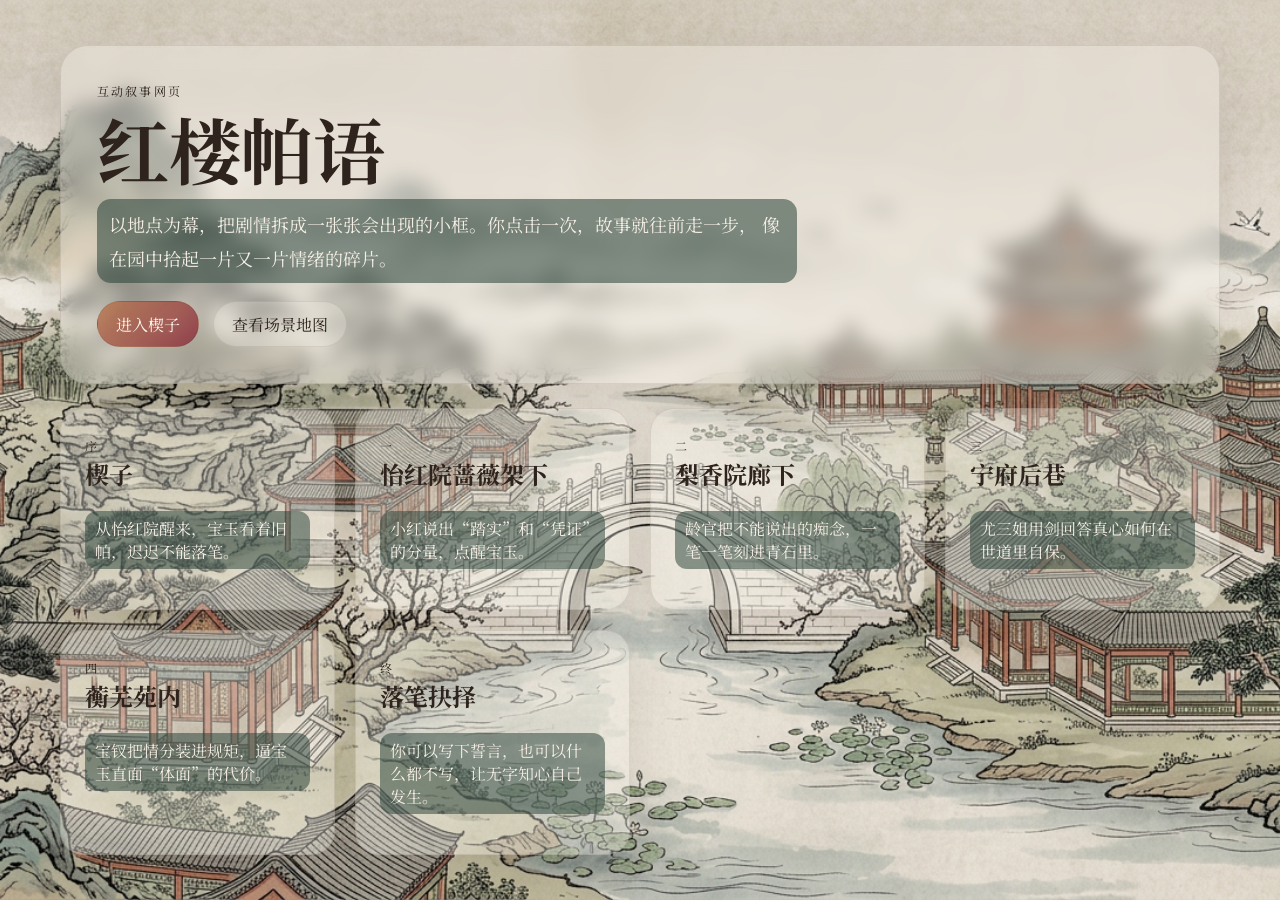
<file: index.html>
<!DOCTYPE html>
<html lang="zh-CN">
<head>
  <meta charset="UTF-8">
  <meta name="viewport" content="width=device-width, initial-scale=1.0">
  <title>红楼帕语</title>
  <link rel="preconnect" href="https://fonts.googleapis.com">
  <link rel="preconnect" href="https://fonts.gstatic.com" crossorigin>
  <link href="https://fonts.googleapis.com/css2?family=Noto+Serif+SC:wght@400;500;700&display=swap" rel="stylesheet">
  <link rel="stylesheet" href="styles.css">
</head>
<body class="home-body">
  <main class="home-shell">
    <section class="hero-card">
      <p class="eyebrow">互动叙事网页</p>
      <h1>红楼帕语</h1>
      <p class="hero-copy">
        以地点为幕，把剧情拆成一张张会出现的小框。你点击一次，故事就往前走一步，
        像在园中拾起一片又一片情绪的碎片。
      </p>
      <div class="hero-actions">
        <a class="button button-primary" href="scenes/prologue.html">进入楔子</a>
        <a class="button button-secondary" href="scene-map.html">查看场景地图</a>
      </div>
    </section>

    <section class="chapter-grid">
      <a class="chapter-card" href="scenes/prologue.html">
        <span class="chapter-order">序</span>
        <h2>楔子</h2>
        <p>从怡红院醒来，宝玉看着旧帕，迟迟不能落笔。</p>
      </a>
      <a class="chapter-card" href="scenes/yihong-rose.html">
        <span class="chapter-order">一</span>
        <h2>怡红院蔷薇架下</h2>
        <p>小红说出“踏实”和“凭证”的分量，点醒宝玉。</p>
      </a>
      <a class="chapter-card" href="scenes/lixiang-corridor.html">
        <span class="chapter-order">二</span>
        <h2>梨香院廊下</h2>
        <p>龄官把不能说出的痴念，一笔一笔刻进青石里。</p>
      </a>
      <a class="chapter-card" href="scenes/ningfu-lane.html">
        <span class="chapter-order">三</span>
        <h2>宁府后巷</h2>
        <p>尤三姐用剑回答真心如何在世道里自保。</p>
      </a>
      <a class="chapter-card" href="scenes/hengwu-room.html">
        <span class="chapter-order">四</span>
        <h2>蘅芜苑内</h2>
        <p>宝钗把情分装进规矩，逼宝玉直面“体面”的代价。</p>
      </a>
      <a class="chapter-card" href="scenes/choice.html">
        <span class="chapter-order">终</span>
        <h2>落笔抉择</h2>
        <p>你可以写下誓言，也可以什么都不写，让无字知心自己发生。</p>
      </a>
    </section>
  </main>
</body>
</html>
</file>
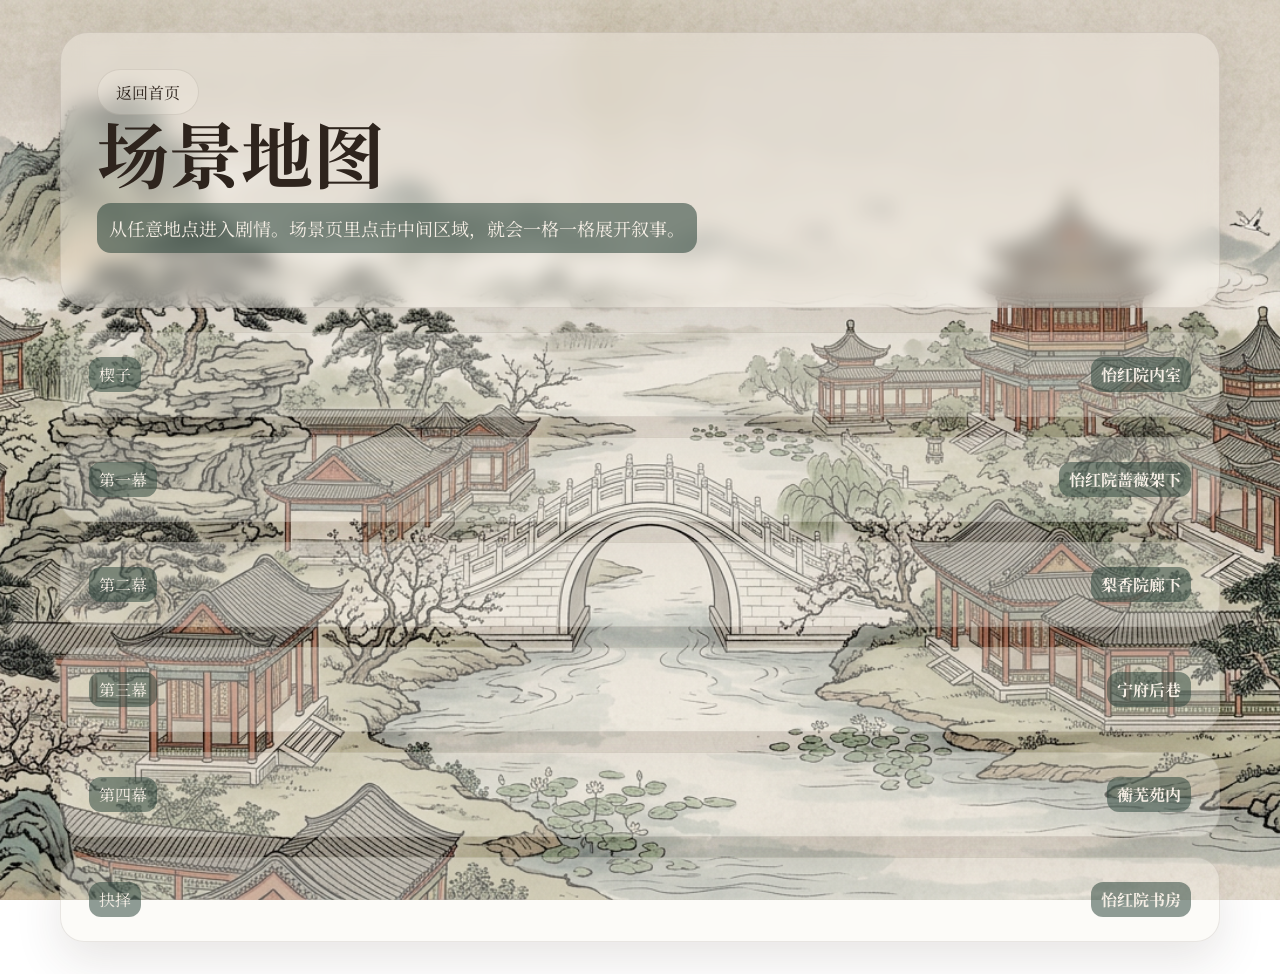
<file: scene-map.html>
<!DOCTYPE html>
<html lang="zh-CN">
<head>
  <meta charset="UTF-8">
  <meta name="viewport" content="width=device-width, initial-scale=1.0">
  <title>场景地图 - 红楼帕语</title>
  <link rel="preconnect" href="https://fonts.googleapis.com">
  <link rel="preconnect" href="https://fonts.gstatic.com" crossorigin>
  <link href="https://fonts.googleapis.com/css2?family=Noto+Serif+SC:wght@400;500;700&display=swap" rel="stylesheet">
  <link rel="stylesheet" href="styles.css">
</head>
<body class="map-body">
  <main class="map-shell">
    <header class="map-header">
      <a class="top-link" href="index.html">返回首页</a>
      <h1>场景地图</h1>
      <p>从任意地点进入剧情。场景页里点击中间区域，就会一格一格展开叙事。</p>
    </header>

    <section class="map-list">
      <a class="map-item" href="scenes/prologue.html">
        <span>楔子</span>
        <strong>怡红院内室</strong>
      </a>
      <a class="map-item" href="scenes/yihong-rose.html">
        <span>第一幕</span>
        <strong>怡红院蔷薇架下</strong>
      </a>
      <a class="map-item" href="scenes/lixiang-corridor.html">
        <span>第二幕</span>
        <strong>梨香院廊下</strong>
      </a>
      <a class="map-item" href="scenes/ningfu-lane.html">
        <span>第三幕</span>
        <strong>宁府后巷</strong>
      </a>
      <a class="map-item" href="scenes/hengwu-room.html">
        <span>第四幕</span>
        <strong>蘅芜苑内</strong>
      </a>
      <a class="map-item" href="scenes/choice.html">
        <span>抉择</span>
        <strong>怡红院书房</strong>
      </a>
    </section>
  </main>
</body>
</html>
</file>
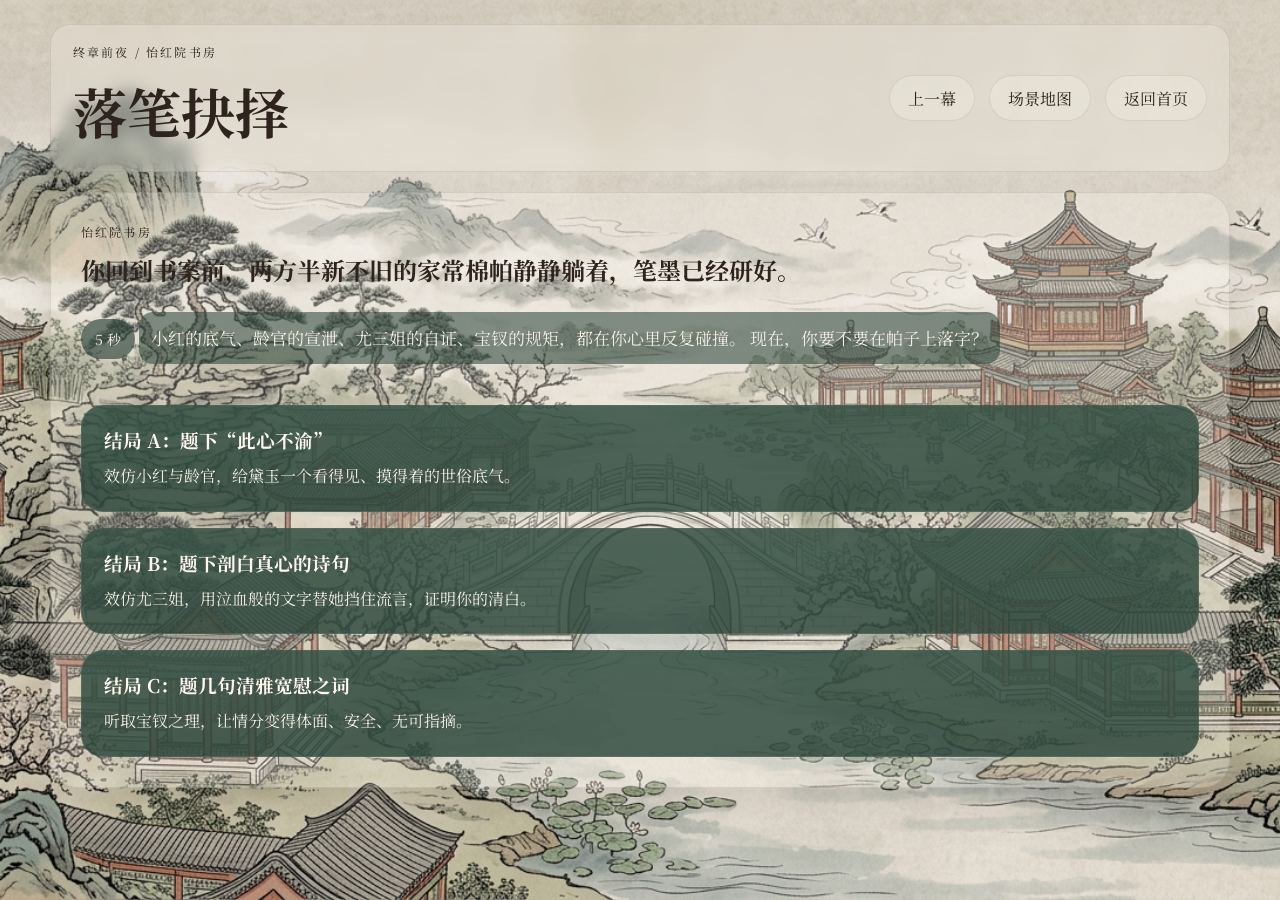
<file: scenes/choice.html>
<!DOCTYPE html>
<html lang="zh-CN">
<head>
  <meta charset="UTF-8">
  <meta name="viewport" content="width=device-width, initial-scale=1.0">
  <title>落笔抉择 - 红楼帕语</title>
  <link rel="preconnect" href="https://fonts.googleapis.com">
  <link rel="preconnect" href="https://fonts.gstatic.com" crossorigin>
  <link href="https://fonts.googleapis.com/css2?family=Noto+Serif+SC:wght@400;500;700&display=swap" rel="stylesheet">
  <link rel="stylesheet" href="../styles.css">
</head>
<body class="choice-body" data-scene="choice">
  <main class="choice-shell" data-choice-page data-default-choice="ending-d.html" data-timeout-seconds="10">
    <header class="scene-header">
      <div class="scene-title">
        <p class="scene-meta" data-progress></p>
        <h1>落笔抉择</h1>
      </div>
      <div class="scene-nav">
        <a class="top-link" href="hengwu-room.html">上一幕</a>
        <a class="top-link" href="../scene-map.html">场景地图</a>
        <a class="top-link" href="../index.html">返回首页</a>
      </div>
    </header>

    <section class="choice-card">
      <p class="eyebrow">怡红院书房</p>
      <h2>你回到书案前，两方半新不旧的家常棉帕静静躺着，笔墨已经研好。</h2>
      <div class="choice-countdown" data-choice-countdown></div>
      <p class="choice-copy">
        小红的底气、龄官的宣泄、尤三姐的自证、宝钗的规矩，都在你心里反复碰撞。
        现在，你要不要在帕子上落字？
      </p>

      <div class="choice-grid">
        <a class="choice-option" href="ending-a.html">
          <h3>结局 A：题下“此心不渝”</h3>
          <p>效仿小红与龄官，给黛玉一个看得见、摸得着的世俗底气。</p>
        </a>
        <a class="choice-option" href="ending-b.html">
          <h3>结局 B：题下剖白真心的诗句</h3>
          <p>效仿尤三姐，用泣血般的文字替她挡住流言，证明你的清白。</p>
        </a>
        <a class="choice-option" href="ending-c.html">
          <h3>结局 C：题几句清雅宽慰之词</h3>
          <p>听取宝钗之理，让情分变得体面、安全、无可指摘。</p>
        </a>
      </div>
    </section>
  </main>
  <script src="../script.js"></script>
</body>
</html>
</file>
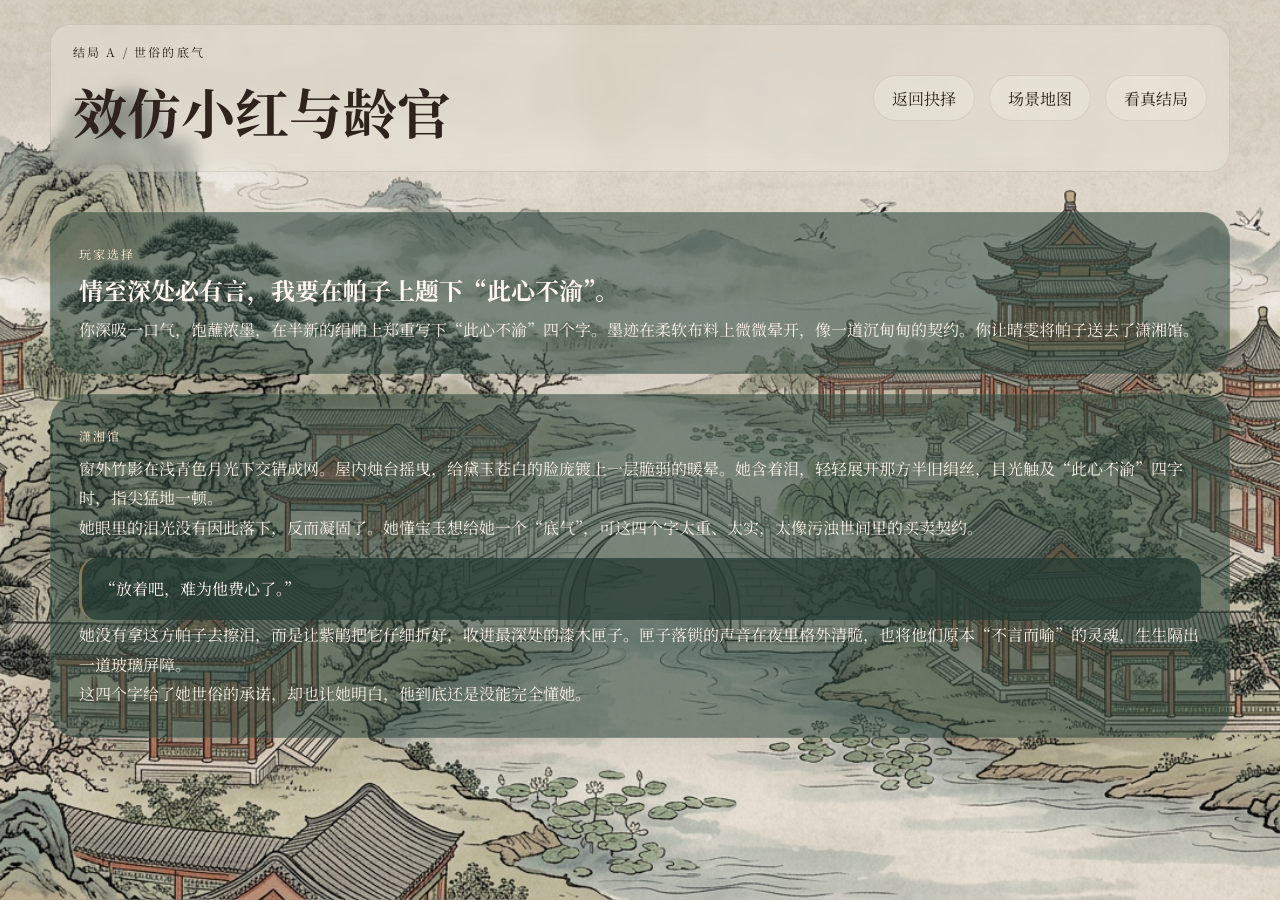
<file: scenes/ending-a.html>
<!DOCTYPE html>
<html lang="zh-CN">
<head>
  <meta charset="UTF-8">
  <meta name="viewport" content="width=device-width, initial-scale=1.0">
  <title>结局 A - 红楼帕语</title>
  <link rel="preconnect" href="https://fonts.googleapis.com">
  <link rel="preconnect" href="https://fonts.gstatic.com" crossorigin>
  <link href="https://fonts.googleapis.com/css2?family=Noto+Serif+SC:wght@400;500;700&display=swap" rel="stylesheet">
  <link rel="stylesheet" href="../styles.css">
</head>
<body class="choice-body">
  <main class="choice-shell ending-layout">
    <header class="scene-header">
      <div class="scene-title">
        <p class="scene-meta">结局 A / 世俗的底气</p>
        <h1>效仿小红与龄官</h1>
      </div>
      <div class="scene-nav">
        <a class="top-link" href="choice.html">返回抉择</a>
        <a class="top-link" href="../scene-map.html">场景地图</a>
        <a class="top-link" href="ending-d.html">看真结局</a>
      </div>
    </header>

    <section class="ending-card">
      <span class="ending-tag">玩家选择</span>
      <h2>情至深处必有言，我要在帕子上题下“此心不渝”。</h2>
      <p>你深吸一口气，饱蘸浓墨，在半新的绢帕上郑重写下“此心不渝”四个字。墨迹在柔软布料上微微晕开，像一道沉甸甸的契约。你让晴雯将帕子送去了潇湘馆。</p>
    </section>

    <section class="ending-card">
      <span class="ending-tag">潇湘馆</span>
      <p>窗外竹影在浅青色月光下交错成网。屋内烛台摇曳，给黛玉苍白的脸庞镀上一层脆弱的暖晕。她含着泪，轻轻展开那方半旧绢丝，目光触及“此心不渝”四字时，指尖猛地一顿。</p>
      <p>她眼里的泪光没有因此落下，反而凝固了。她懂宝玉想给她一个“底气”，可这四个字太重、太实，太像污浊世间里的买卖契约。</p>
      <div class="ending-quote">
        <p>“放着吧，难为他费心了。”</p>
      </div>
      <p>她没有拿这方帕子去擦泪，而是让紫鹃把它仔细折好，收进最深处的漆木匣子。匣子落锁的声音在夜里格外清脆，也将他们原本“不言而喻”的灵魂，生生隔出一道玻璃屏障。</p>
      <p>这四个字给了她世俗的承诺，却也让她明白，他到底还是没能完全懂她。</p>
    </section>
  </main>
</body>
</html>
</file>
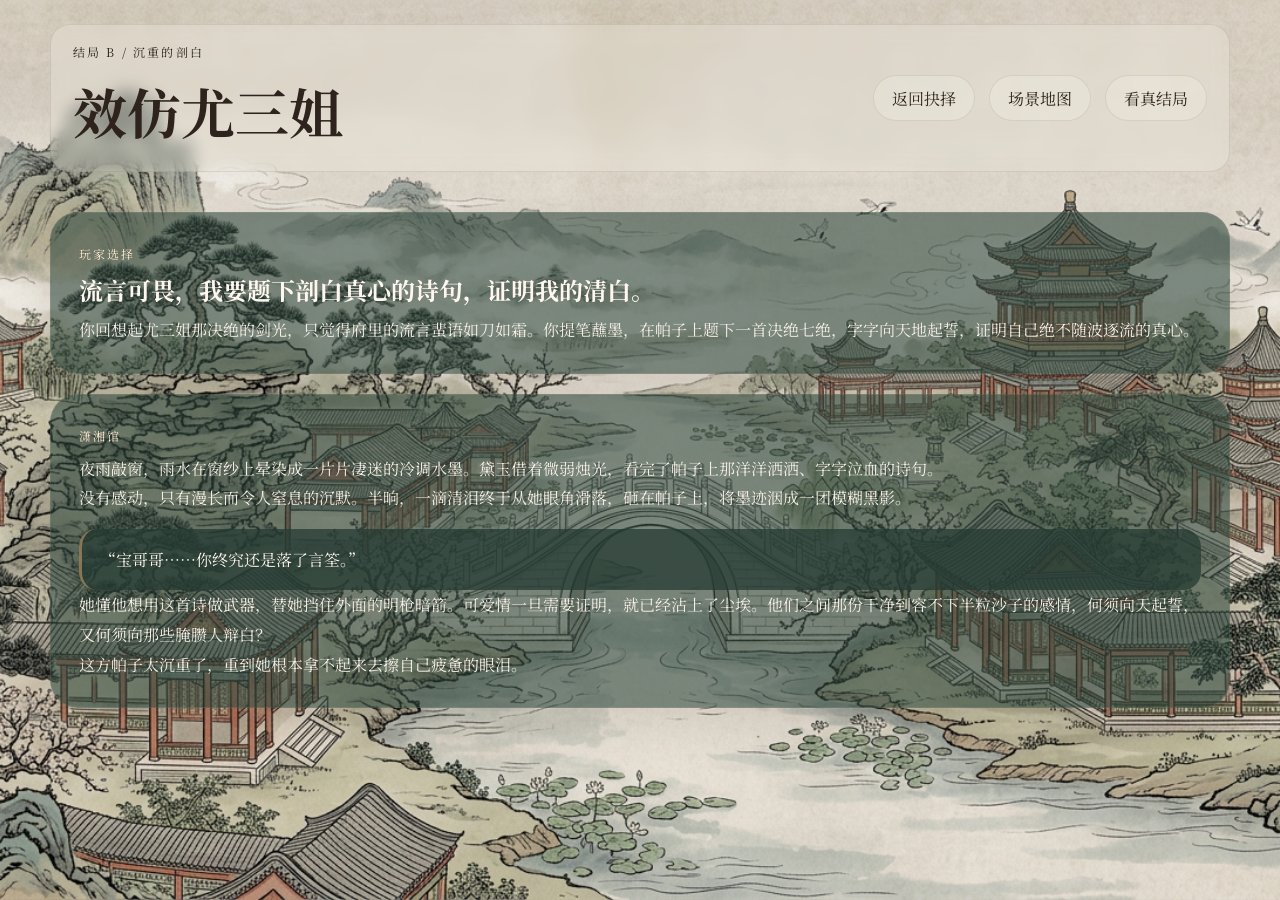
<file: scenes/ending-b.html>
<!DOCTYPE html>
<html lang="zh-CN">
<head>
  <meta charset="UTF-8">
  <meta name="viewport" content="width=device-width, initial-scale=1.0">
  <title>结局 B - 红楼帕语</title>
  <link rel="preconnect" href="https://fonts.googleapis.com">
  <link rel="preconnect" href="https://fonts.gstatic.com" crossorigin>
  <link href="https://fonts.googleapis.com/css2?family=Noto+Serif+SC:wght@400;500;700&display=swap" rel="stylesheet">
  <link rel="stylesheet" href="../styles.css">
</head>
<body class="choice-body">
  <main class="choice-shell ending-layout">
    <header class="scene-header">
      <div class="scene-title">
        <p class="scene-meta">结局 B / 沉重的剖白</p>
        <h1>效仿尤三姐</h1>
      </div>
      <div class="scene-nav">
        <a class="top-link" href="choice.html">返回抉择</a>
        <a class="top-link" href="../scene-map.html">场景地图</a>
        <a class="top-link" href="ending-d.html">看真结局</a>
      </div>
    </header>

    <section class="ending-card">
      <span class="ending-tag">玩家选择</span>
      <h2>流言可畏，我要题下剖白真心的诗句，证明我的清白。</h2>
      <p>你回想起尤三姐那决绝的剑光，只觉得府里的流言蜚语如刀如霜。你提笔蘸墨，在帕子上题下一首决绝七绝，字字向天地起誓，证明自己绝不随波逐流的真心。</p>
    </section>

    <section class="ending-card">
      <span class="ending-tag">潇湘馆</span>
      <p>夜雨敲窗，雨水在窗纱上晕染成一片片凄迷的冷调水墨。黛玉借着微弱烛光，看完了帕子上那洋洋洒洒、字字泣血的诗句。</p>
      <p>没有感动，只有漫长而令人窒息的沉默。半晌，一滴清泪终于从她眼角滑落，砸在帕子上，将墨迹洇成一团模糊黑影。</p>
      <div class="ending-quote">
        <p>“宝哥哥……你终究还是落了言筌。”</p>
      </div>
      <p>她懂他想用这首诗做武器，替她挡住外面的明枪暗箭。可爱情一旦需要证明，就已经沾上了尘埃。他们之间那份干净到容不下半粒沙子的感情，何须向天起誓，又何须向那些腌臜人辩白？</p>
      <p>这方帕子太沉重了，重到她根本拿不起来去擦自己疲惫的眼泪。</p>
    </section>
  </main>
</body>
</html>
</file>
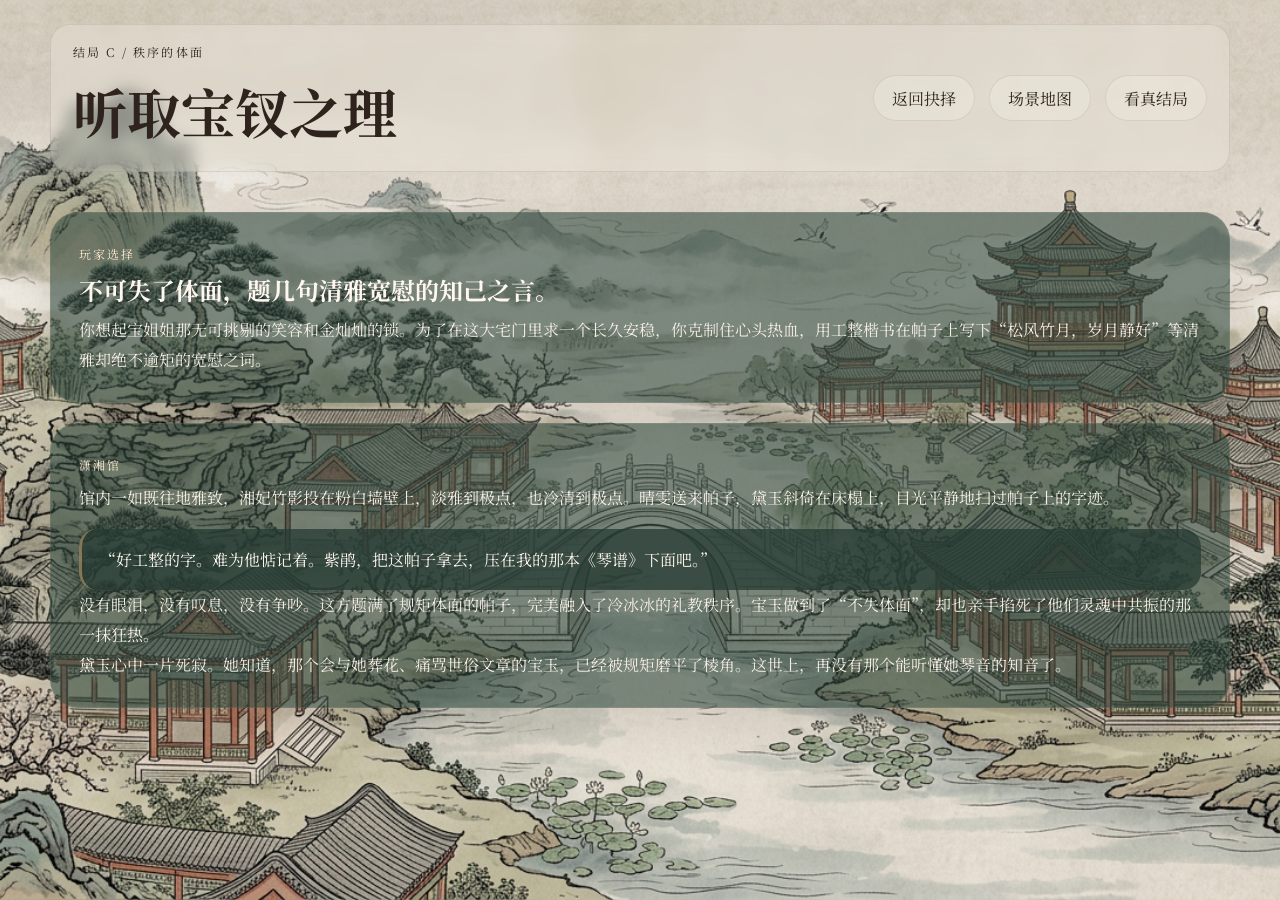
<file: scenes/ending-c.html>
<!DOCTYPE html>
<html lang="zh-CN">
<head>
  <meta charset="UTF-8">
  <meta name="viewport" content="width=device-width, initial-scale=1.0">
  <title>结局 C - 红楼帕语</title>
  <link rel="preconnect" href="https://fonts.googleapis.com">
  <link rel="preconnect" href="https://fonts.gstatic.com" crossorigin>
  <link href="https://fonts.googleapis.com/css2?family=Noto+Serif+SC:wght@400;500;700&display=swap" rel="stylesheet">
  <link rel="stylesheet" href="../styles.css">
</head>
<body class="choice-body">
  <main class="choice-shell ending-layout">
    <header class="scene-header">
      <div class="scene-title">
        <p class="scene-meta">结局 C / 秩序的体面</p>
        <h1>听取宝钗之理</h1>
      </div>
      <div class="scene-nav">
        <a class="top-link" href="choice.html">返回抉择</a>
        <a class="top-link" href="../scene-map.html">场景地图</a>
        <a class="top-link" href="ending-d.html">看真结局</a>
      </div>
    </header>

    <section class="ending-card">
      <span class="ending-tag">玩家选择</span>
      <h2>不可失了体面，题几句清雅宽慰的知己之言。</h2>
      <p>你想起宝姐姐那无可挑剔的笑容和金灿灿的锁。为了在这大宅门里求一个长久安稳，你克制住心头热血，用工整楷书在帕子上写下“松风竹月，岁月静好”等清雅却绝不逾矩的宽慰之词。</p>
    </section>

    <section class="ending-card">
      <span class="ending-tag">潇湘馆</span>
      <p>馆内一如既往地雅致，湘妃竹影投在粉白墙壁上，淡雅到极点，也冷清到极点。晴雯送来帕子，黛玉斜倚在床榻上，目光平静地扫过帕子上的字迹。</p>
      <div class="ending-quote">
        <p>“好工整的字。难为他惦记着。紫鹃，把这帕子拿去，压在我的那本《琴谱》下面吧。”</p>
      </div>
      <p>没有眼泪，没有叹息，没有争吵。这方题满了规矩体面的帕子，完美融入了冷冰冰的礼教秩序。宝玉做到了“不失体面”，却也亲手掐死了他们灵魂中共振的那一抹狂热。</p>
      <p>黛玉心中一片死寂。她知道，那个会与她葬花、痛骂世俗文章的宝玉，已经被规矩磨平了棱角。这世上，再没有那个能听懂她琴音的知音了。</p>
    </section>
  </main>
</body>
</html>
</file>
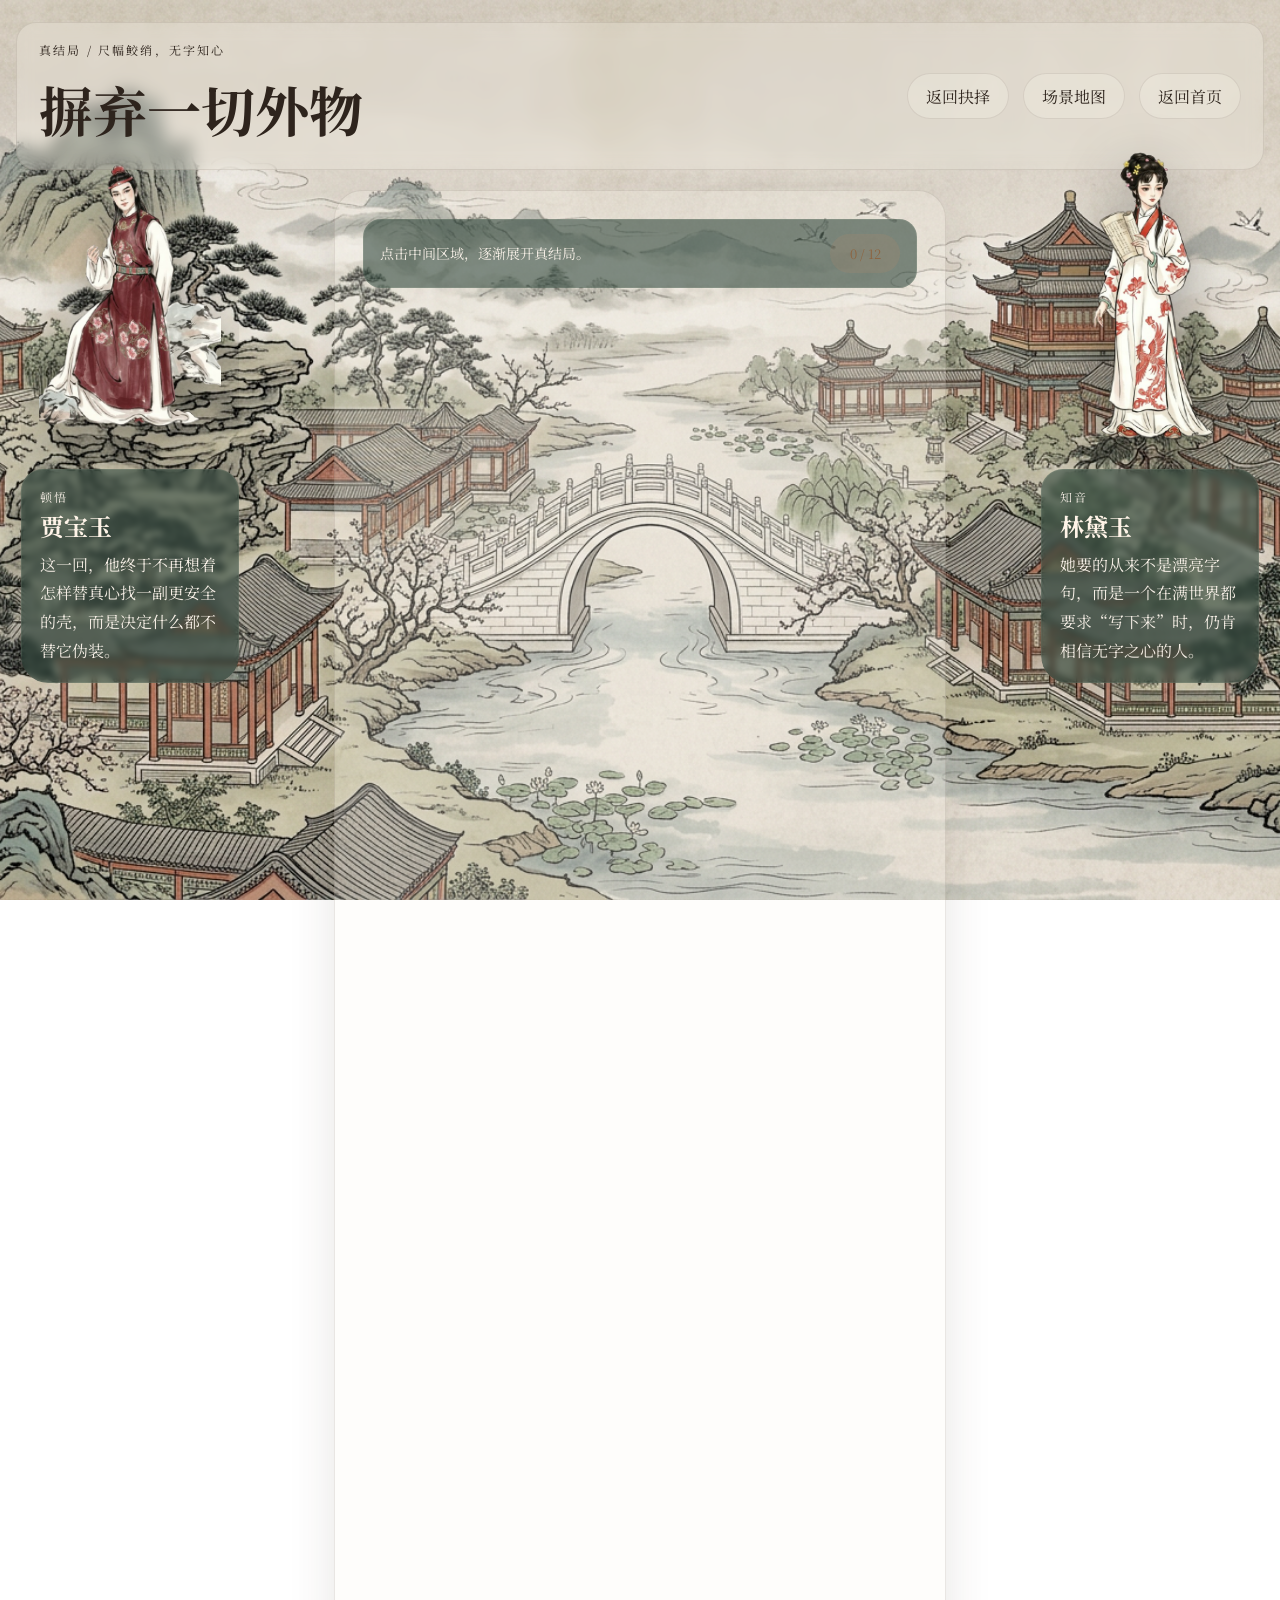
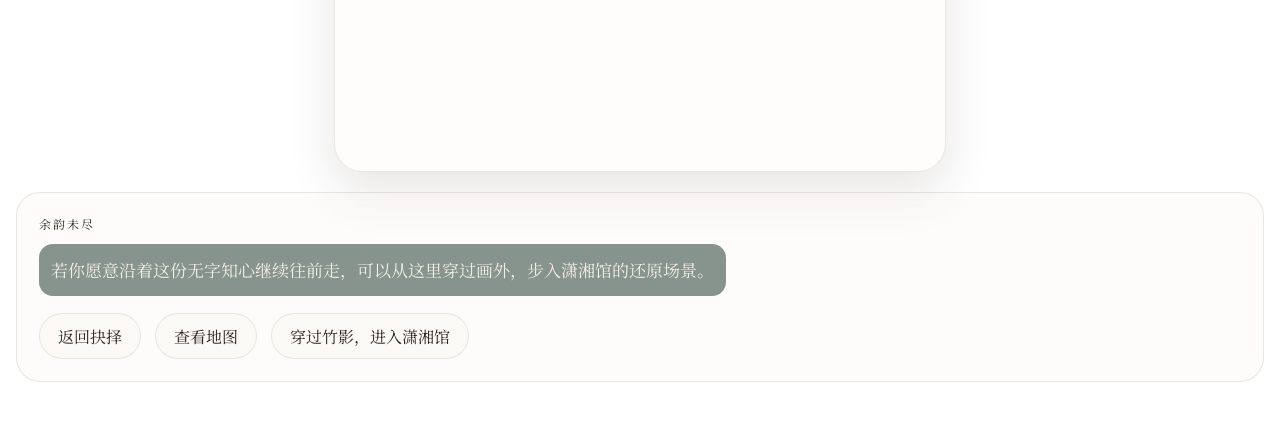
<file: scenes/ending-d.html>
<!DOCTYPE html>
<html lang="zh-CN">
<head>
  <meta charset="UTF-8">
  <meta name="viewport" content="width=device-width, initial-scale=1.0">
  <title>真结局 - 红楼帕语</title>
  <link rel="preconnect" href="https://fonts.googleapis.com">
  <link rel="preconnect" href="https://fonts.gstatic.com" crossorigin>
  <link href="https://fonts.googleapis.com/css2?family=Noto+Serif+SC:wght@400;500;700&display=swap" rel="stylesheet">
  <link rel="stylesheet" href="../styles.css">
</head>
<body class="scene-body">
  <main class="scene-shell">
    <header class="scene-header">
      <div class="scene-title">
        <p class="scene-meta">真结局 / 尺幅鲛绡，无字知心</p>
        <h1>摒弃一切外物</h1>
      </div>
      <div class="scene-nav">
        <a class="top-link" href="choice.html">返回抉择</a>
        <a class="top-link" href="../scene-map.html">场景地图</a>
        <a class="top-link" href="../index.html">返回首页</a>
      </div>
    </header>

    <section class="scene-layout">
      <aside class="portrait-card left">
        <div class="portrait-visual">
          <img class="portrait-image" src="../assets/portraits/baoyu.png" alt="贾宝玉立绘占位">
        </div>
        <div class="portrait-info">
          <p class="portrait-role">顿悟</p>
          <h2>贾宝玉</h2>
          <p>这一回，他终于不再想着怎样替真心找一副更安全的壳，而是决定什么都不替它伪装。</p>
        </div>
      </aside>

      <section>
        <article class="content-card story-stage" data-story-stage>
          <div class="story-intro">
            <p class="story-hint" data-story-hint>点击中间区域，逐渐展开真结局。</p>
            <div class="story-counter" data-story-counter></div>
          </div>

          <div class="story-flow">
            <div class="story-beat story-beat-narration">
              <p>你带着剧烈的心绪回到怡红院书房。书案上，笔墨已经研好，那两方半新不旧的家常棉帕静静躺在那里。</p>
            </div>
            <div class="story-beat story-beat-thought">
              <span class="story-speaker">宝玉的最终顿悟</span>
              <p>小红的底气、龄官的宣泄、三姐的兵刃、宝姐姐的枷锁……这大观园里的女儿们，太苦了。</p>
            </div>
            <div class="story-beat story-beat-thought">
              <span class="story-speaker">宝玉的最终顿悟</span>
              <p>为了活下去，为了在冰冷世道里求一线生机，她们不得不把真心寄托在死物和字句上。我方才竟也动摇了，想用世俗的规矩和誓言去保护我的妹妹。</p>
            </div>
            <div class="story-beat story-beat-thought">
              <span class="story-speaker">宝玉的最终顿悟</span>
              <p>可是，如果连我也随了波、逐了流，那在这偌大的天地间，林妹妹就真的彻底孤立无援了。</p>
            </div>
            <div class="story-beat story-beat-thought">
              <span class="story-speaker">宝玉的最终顿悟</span>
              <p>她之所以是林黛玉，就是因为她宁愿在风霜中零落成泥，也绝不肯披上那件名为“规矩”的护甲。</p>
            </div>
            <div class="story-beat story-beat-thought">
              <span class="story-speaker">宝玉的最终顿悟</span>
              <p>这世上的文字，写得再深情，也是一种契约；写得再决绝，也是一种防备；写得再雅致，也是一种规训。</p>
            </div>
            <div class="story-beat story-beat-thought">
              <span class="story-speaker">宝玉的最终顿悟</span>
              <p>只要我在这帕子上落下一个字，这帕子就成了世俗的信物、自证的工具、礼教的药方……独独不再是一方能够轻柔擦去她眼泪的知心之物。</p>
            </div>
            <div class="story-beat story-beat-thought">
              <span class="story-speaker">宝玉的最终顿悟</span>
              <p>这帕子是半旧的，因为它陪伴过我，它记住了我的体温，翻译了我所有的牵挂。不写字，是因为我们的灵魂之间，早已通透到不需要任何介质来作保。</p>
            </div>
            <div class="story-beat story-beat-thought">
              <span class="story-speaker">宝玉的最终顿悟</span>
              <p>如果那世俗的狂风暴雨注定要来，我也绝不用妥协的字句去敷衍她、去改变她。我只会和她一起，守着这份干干净净、不着一字的真心，哪怕粉身碎骨。</p>
            </div>
            <div class="story-beat story-beat-narration">
              <p>你释然地笑了，将笔搁回笔洗中，推开砚台，把两方干干净净、不着一字的旧帕子递给晴雯。</p>
            </div>
            <div class="story-beat story-beat-dialogue">
              <span class="story-speaker">宝玉</span>
              <p>“把这两条帕子，原样送去潇湘馆。什么都不用说。”</p>
            </div>
            <div class="story-beat story-beat-system story-beat-final">
              <span class="story-speaker">写在最后</span>
              <p>尺幅鲛绡，无字知心。世人皆求白纸黑字，唯有木石，不落言筌。</p>
            </div>
          </div>
        </article>
      </section>

      <aside class="portrait-card right">
        <div class="portrait-visual">
          <img class="portrait-image" src="../assets/portraits/daiyu.png" alt="林黛玉立绘">
        </div>
        <div class="portrait-info">
          <p class="portrait-role">知音</p>
          <h2>林黛玉</h2>
          <p>她要的从来不是漂亮字句，而是一个在满世界都要求“写下来”时，仍肯相信无字之心的人。</p>
        </div>
      </aside>
    </section>

    <footer class="scene-footer">
      <p class="thought-label">余韵未尽</p>
      <p class="choice-copy">若你愿意沿着这份无字知心继续往前走，可以从这里穿过画外，步入潇湘馆的还原场景。</p>
      <div class="scene-nav">
        <a class="nav-link" href="choice.html">返回抉择</a>
        <a class="nav-link" href="../scene-map.html">查看地图</a>
        <a class="nav-link" href="https://marble.worldlabs.ai/worldvr/df6c49a0-446b-4c35-ad01-cc308b12ca0b" target="_blank" rel="noopener noreferrer">穿过竹影，进入潇湘馆</a>
      </div>
    </footer>
  </main>
  <script src="../script.js"></script>
</body>
</html>
</file>
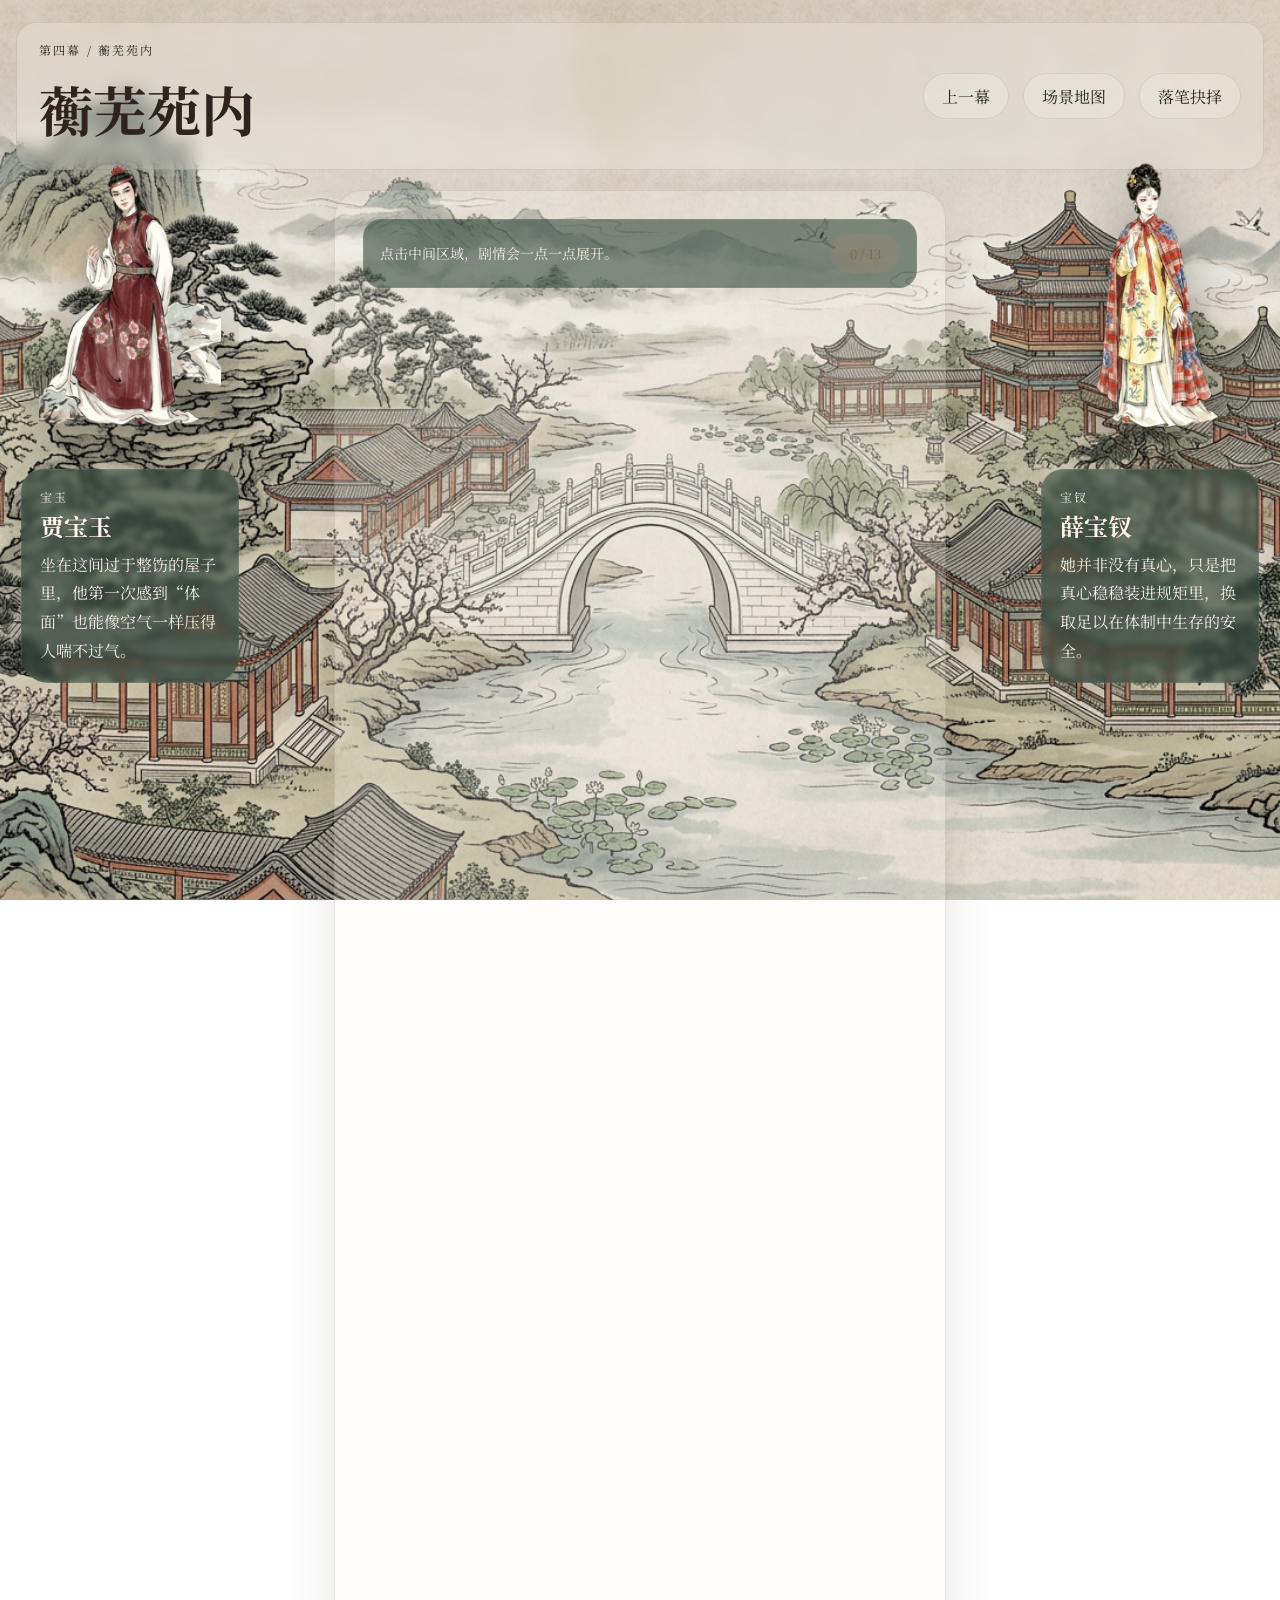
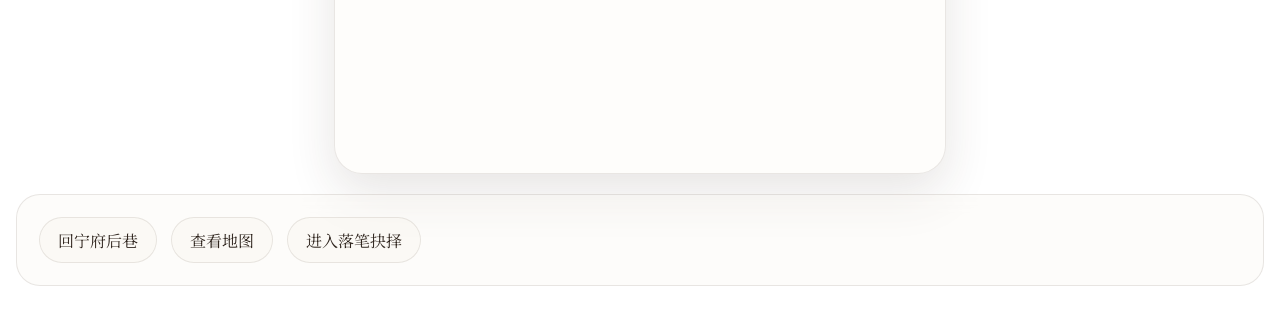
<file: scenes/hengwu-room.html>
<!DOCTYPE html>
<html lang="zh-CN">
<head>
  <meta charset="UTF-8">
  <meta name="viewport" content="width=device-width, initial-scale=1.0">
  <title>蘅芜苑内 - 红楼帕语</title>
  <link rel="preconnect" href="https://fonts.googleapis.com">
  <link rel="preconnect" href="https://fonts.gstatic.com" crossorigin>
  <link href="https://fonts.googleapis.com/css2?family=Noto+Serif+SC:wght@400;500;700&display=swap" rel="stylesheet">
  <link rel="stylesheet" href="../styles.css">
</head>
<body class="scene-body" data-scene="hengwu">
  <main class="scene-shell">
    <header class="scene-header">
      <div class="scene-title">
        <p class="scene-meta" data-progress></p>
        <h1>蘅芜苑内</h1>
      </div>
      <div class="scene-nav">
        <a class="top-link" href="ningfu-lane.html">上一幕</a>
        <a class="top-link" href="../scene-map.html">场景地图</a>
        <a class="top-link" href="choice.html">落笔抉择</a>
      </div>
    </header>

    <section class="scene-layout">
      <aside class="portrait-card left">
        <div class="portrait-visual">
          <img class="portrait-image" src="../assets/portraits/baoyu.png" alt="贾宝玉立绘占位">
        </div>
        <div class="portrait-info">
          <p class="portrait-role" data-left-accent></p>
          <h2>贾宝玉</h2>
          <p>坐在这间过于整饬的屋子里，他第一次感到“体面”也能像空气一样压得人喘不过气。</p>
        </div>
      </aside>

      <section>
        <article class="content-card story-stage" data-story-stage>
          <div class="story-intro">
            <p class="story-hint" data-story-hint>点击中间区域，剧情会一点一点展开。</p>
            <div class="story-counter" data-story-counter></div>
          </div>

          <div class="story-flow">
            <div class="story-beat story-beat-narration">
              <p>蘅芜苑内光线明亮却缺乏温度，一切摆设对称、整洁到近乎刻板，雅致得苍白。</p>
            </div>
            <div class="story-beat story-beat-narration">
              <p>案头那只金锁在冷光里泛着金属光泽，上面錾刻的八个字清晰得令人窒息。</p>
            </div>
            <div class="story-beat story-beat-narration">
              <p>屋内极静，只有宝钗理丝线时极细的沙沙声。你坐在案前，觉得连呼吸都该收敛。</p>
            </div>
            <div class="story-beat story-beat-dialogue">
              <span class="story-speaker">宝玉</span>
              <p>“宝姐姐，我近日读庄子，总觉得‘大音希声’极有道理。若真是相知至深的人，彼此心照不宣即可。”</p>
            </div>
            <div class="story-beat story-beat-dialogue">
              <span class="story-speaker">宝玉</span>
              <p>“非要在金器上刻大字，或在手帕上题满诗句，把吉利话、规矩话都摆在明面上，难道不显得生分了吗？”</p>
            </div>
            <div class="story-beat story-beat-dialogue story-beat-right">
              <span class="story-speaker">薛宝钗</span>
              <p>“庄子的话是出世的学问，咱们却是要在尘世里过活的人。”</p>
            </div>
            <div class="story-beat story-beat-dialogue story-beat-right">
              <span class="story-speaker">薛宝钗</span>
              <p>“你觉得那些字句落了痕迹，我却觉得，正是这些痕迹，才是安身立命的根本。”</p>
            </div>
            <div class="story-beat story-beat-dialogue story-beat-right">
              <span class="story-speaker">薛宝钗</span>
              <p>“情分最是虚无缥缈，今日有，明日无。若不借着物件、借着规矩得体的字句把它定下来，早晚要闯出祸事。”</p>
            </div>
            <div class="story-beat story-beat-dialogue story-beat-right">
              <span class="story-speaker">薛宝钗</span>
              <p>“有了这些字，它就成了礼，成了规矩。别人看着体面，自己心里也清明，任谁也挑不出错处。”</p>
            </div>
            <div class="story-beat story-beat-dialogue story-beat-right">
              <span class="story-speaker">薛宝钗</span>
              <p>“知己也好，姻缘也罢，唯有心甘情愿地装进规矩中，才能长长久久活下去。”</p>
            </div>
            <div class="story-beat story-beat-thought">
              <span class="story-speaker">宝玉的心声</span>
              <p>宝姐姐的声音温和得挑不出错处，我却听出一股深不见底的悲哀。</p>
            </div>
            <div class="story-beat story-beat-thought">
              <span class="story-speaker">宝玉的心声</span>
              <p>若我真爱林妹妹，是不是该写几句安全、体面的宽慰之词，牺牲掉我们那点不可容于世的孤高？</p>
            </div>
            <div class="story-beat story-beat-thought">
              <span class="story-speaker">宝玉的心声</span>
              <p>可如果连我也要用文字去规训她，那这世间，她就真的没有半个知音了。</p>
            </div>
          </div>
        </article>
      </section>

      <aside class="portrait-card right">
        <div class="portrait-visual">
          <img class="portrait-image" src="../assets/portraits/baochai.png" alt="薛宝钗立绘占位">
        </div>
        <div class="portrait-info">
          <p class="portrait-role" data-right-accent></p>
          <h2>薛宝钗</h2>
          <p>她并非没有真心，只是把真心稳稳装进规矩里，换取足以在体制中生存的安全。</p>
        </div>
      </aside>
    </section>

    <footer class="scene-footer">
      <div class="scene-nav">
        <a class="nav-link" href="ningfu-lane.html">回宁府后巷</a>
        <a class="nav-link" href="../scene-map.html">查看地图</a>
        <a class="nav-link" href="choice.html">进入落笔抉择</a>
      </div>
    </footer>
  </main>
  <script src="../script.js"></script>
</body>
</html>
</file>
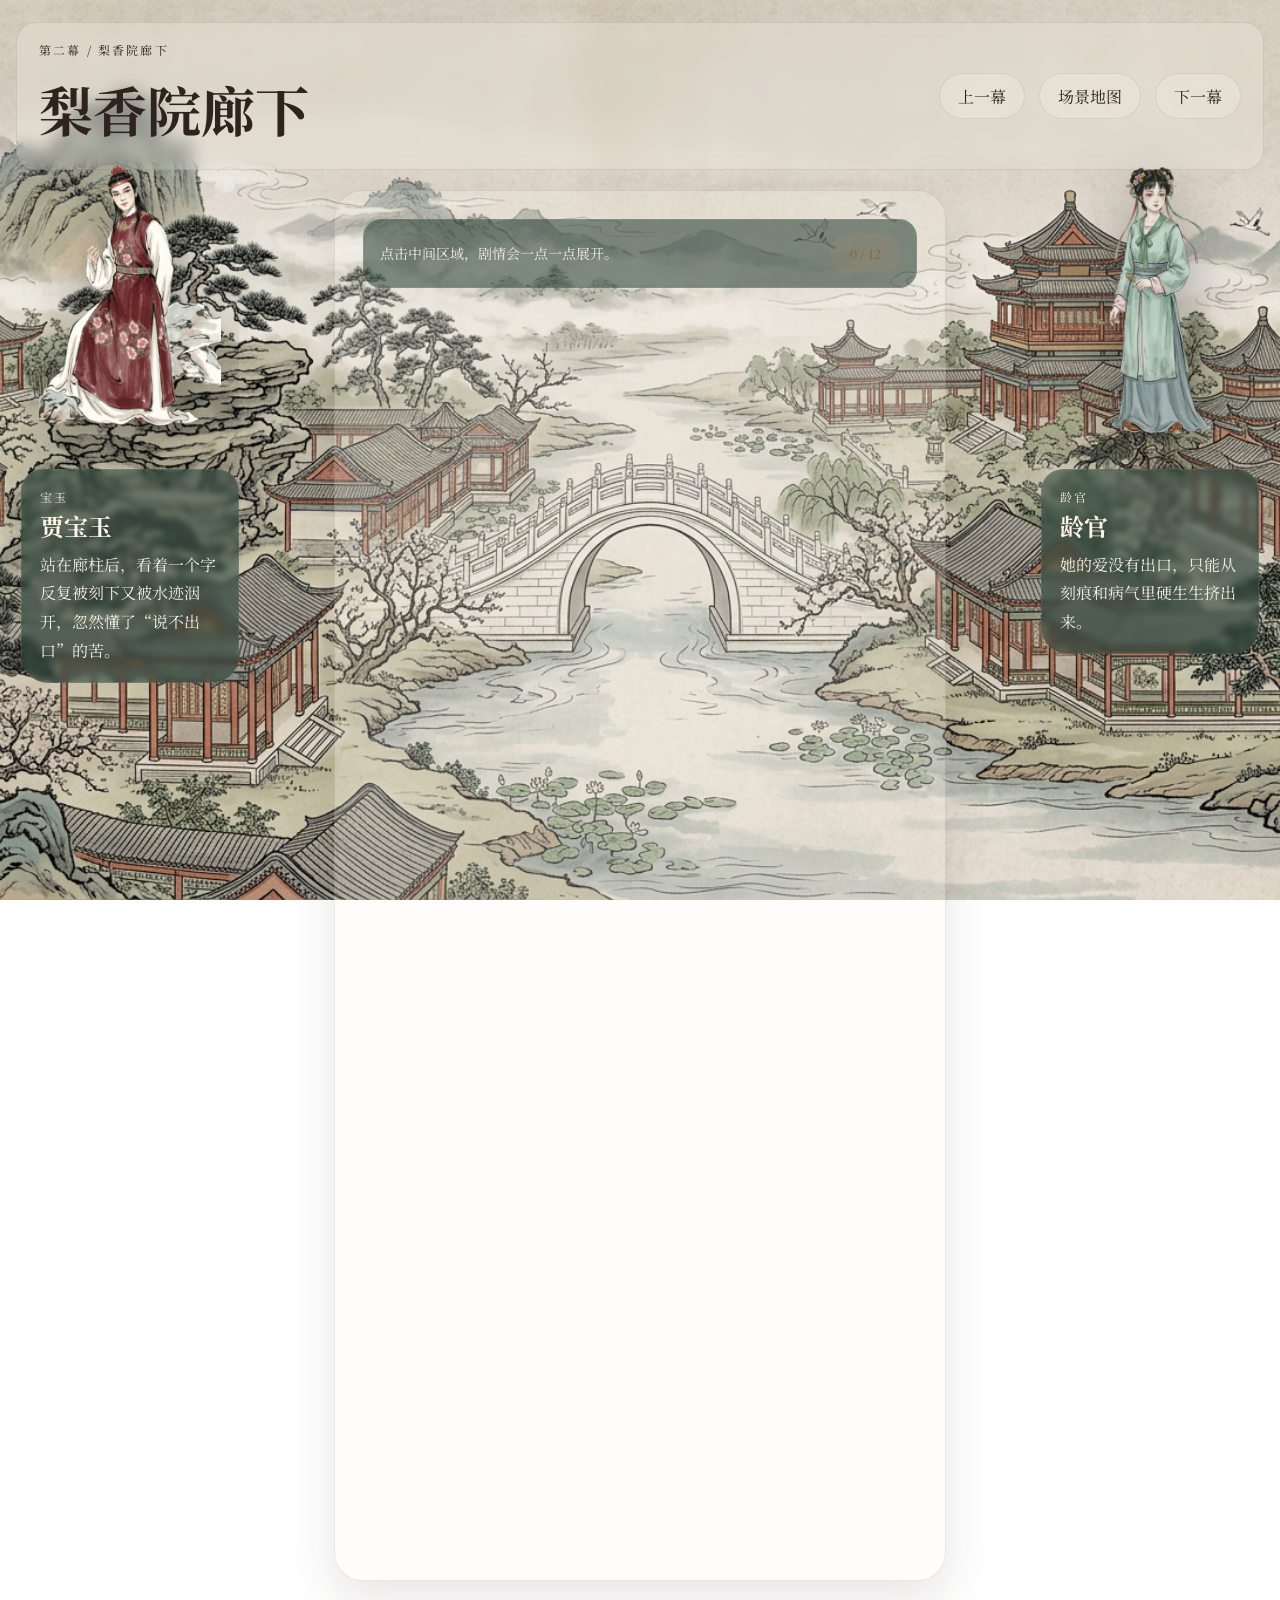
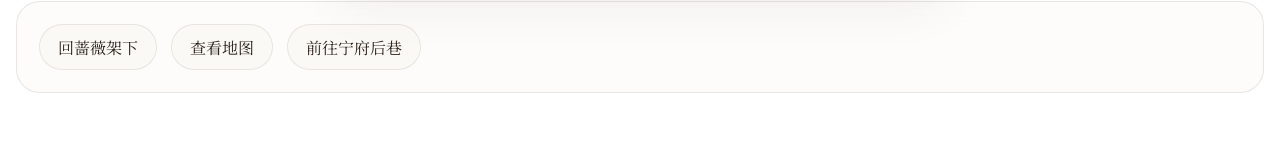
<file: scenes/lixiang-corridor.html>
<!DOCTYPE html>
<html lang="zh-CN">
<head>
  <meta charset="UTF-8">
  <meta name="viewport" content="width=device-width, initial-scale=1.0">
  <title>梨香院廊下 - 红楼帕语</title>
  <link rel="preconnect" href="https://fonts.googleapis.com">
  <link rel="preconnect" href="https://fonts.gstatic.com" crossorigin>
  <link href="https://fonts.googleapis.com/css2?family=Noto+Serif+SC:wght@400;500;700&display=swap" rel="stylesheet">
  <link rel="stylesheet" href="../styles.css">
</head>
<body class="scene-body" data-scene="lixiang">
  <main class="scene-shell">
    <header class="scene-header">
      <div class="scene-title">
        <p class="scene-meta" data-progress></p>
        <h1>梨香院廊下</h1>
      </div>
      <div class="scene-nav">
        <a class="top-link" href="yihong-rose.html">上一幕</a>
        <a class="top-link" href="../scene-map.html">场景地图</a>
        <a class="top-link" href="ningfu-lane.html">下一幕</a>
      </div>
    </header>

    <section class="scene-layout">
      <aside class="portrait-card left">
        <div class="portrait-visual">
          <img class="portrait-image" src="../assets/portraits/baoyu.png" alt="贾宝玉立绘占位">
        </div>
        <div class="portrait-info">
          <p class="portrait-role" data-left-accent></p>
          <h2>贾宝玉</h2>
          <p>站在廊柱后，看着一个字反复被刻下又被水迹洇开，忽然懂了“说不出口”的苦。</p>
        </div>
      </aside>

      <section>
        <article class="content-card story-stage" data-story-stage>
          <div class="story-intro">
            <p class="story-hint" data-story-hint>点击中间区域，剧情会一点一点展开。</p>
            <div class="story-counter" data-story-counter></div>
          </div>

          <div class="story-flow">
            <div class="story-beat story-beat-narration">
              <p>梨香院廊檐滴着残水，青石板上的水渍泛着幽冷的光。</p>
            </div>
            <div class="story-beat story-beat-narration">
              <p>角落里只有“咝，咝”的声音，是金簪划过石板的摩擦声，尖锐又单调。</p>
            </div>
            <div class="story-beat story-beat-narration">
              <p>龄官蹲在阴影里，瘦得像一把骨头，正把全部心力都灌进地上的“蔷”字。</p>
            </div>
            <div class="story-beat story-beat-dialogue">
              <span class="story-speaker">宝玉</span>
              <p>“好妹妹，这青石板寒气重，你本就怯弱，何苦在这里吹风？”</p>
            </div>
            <div class="story-beat story-beat-dialogue">
              <span class="story-speaker">宝玉</span>
              <p>“这字画了又被水汽洇化，终究留不下一丝痕迹。你何必这样熬尽心血地作践自己？”</p>
            </div>
            <div class="story-beat story-beat-dialogue story-beat-right">
              <span class="story-speaker">龄官</span>
              <p>“放在心里？二爷说得真是一句太平闲话。”</p>
            </div>
            <div class="story-beat story-beat-dialogue story-beat-right">
              <span class="story-speaker">龄官</span>
              <p>“人的心才多大一点缝隙，哪里装得下那么多不死不休的念想。”</p>
            </div>
            <div class="story-beat story-beat-dialogue story-beat-right">
              <span class="story-speaker">龄官</span>
              <p>“我不是刻给石头看的，也不指望他能看见。我只是心里堵得流不出血来。”</p>
            </div>
            <div class="story-beat story-beat-dialogue story-beat-right">
              <span class="story-speaker">龄官</span>
              <p>“这字不一笔一划抠出来，那股痴气就在皮肉里乱窜，烫得人五脏六腑都难熬。”</p>
            </div>
            <div class="story-beat story-beat-dialogue story-beat-right">
              <span class="story-speaker">龄官</span>
              <p>“二爷是富贵窝里事事遂心的人，不懂我们这些把自己关死在笼子里的苦。”</p>
            </div>
            <div class="story-beat story-beat-thought">
              <span class="story-speaker">宝玉的心声</span>
              <p>那尖锐的划痕像生生划在我的心尖上。</p>
            </div>
            <div class="story-beat story-beat-thought">
              <span class="story-speaker">宝玉的心声</span>
              <p>林妹妹这两日哭得那样伤心，是不是也因为我把情藏得太深，反倒让她更难透气？</p>
            </div>
          </div>
        </article>
      </section>

      <aside class="portrait-card right">
        <div class="portrait-visual">
          <img class="portrait-image" src="../assets/portraits/lingguan.png" alt="龄官立绘">
        </div>
        <div class="portrait-info">
          <p class="portrait-role" data-right-accent></p>
          <h2>龄官</h2>
          <p>她的爱没有出口，只能从刻痕和病气里硬生生挤出来。</p>
        </div>
      </aside>
    </section>

    <footer class="scene-footer">
      <div class="scene-nav">
        <a class="nav-link" href="yihong-rose.html">回蔷薇架下</a>
        <a class="nav-link" href="../scene-map.html">查看地图</a>
        <a class="nav-link" href="ningfu-lane.html">前往宁府后巷</a>
      </div>
    </footer>
  </main>
  <script src="../script.js"></script>
</body>
</html>
</file>
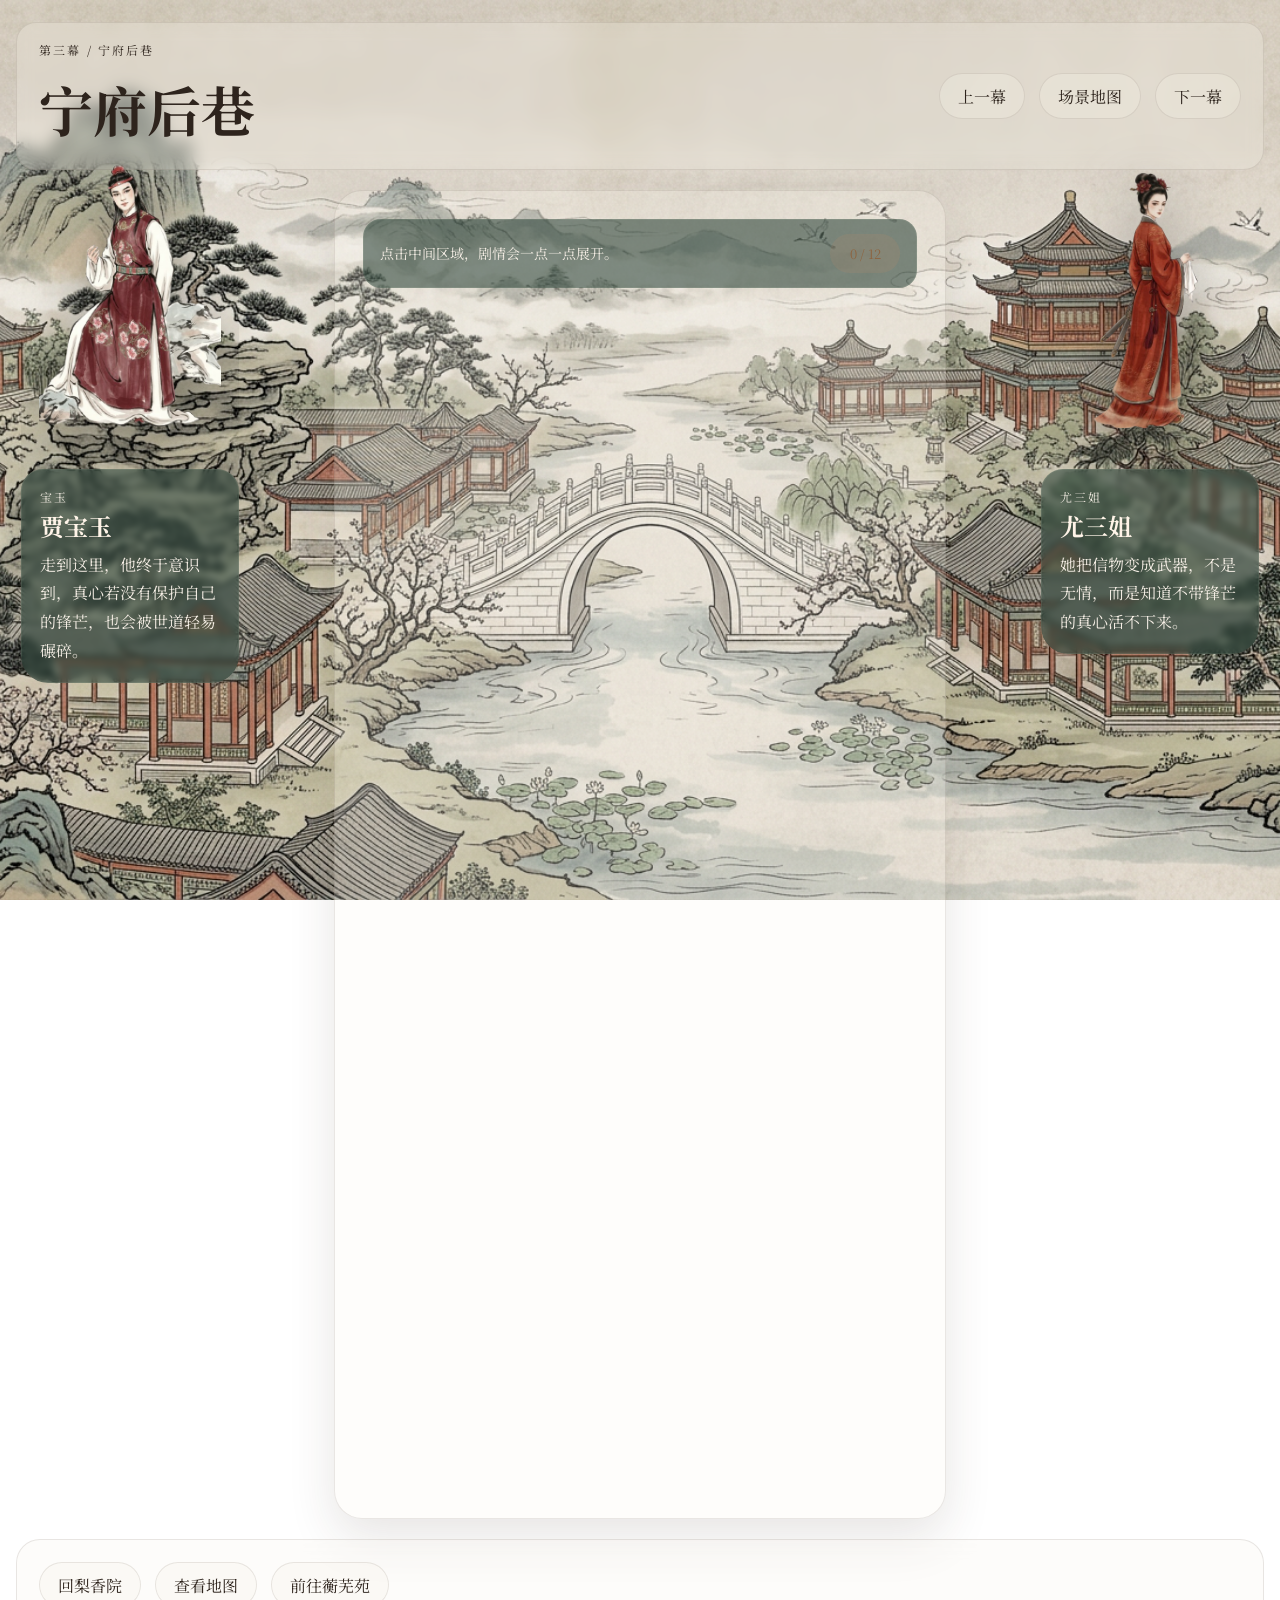
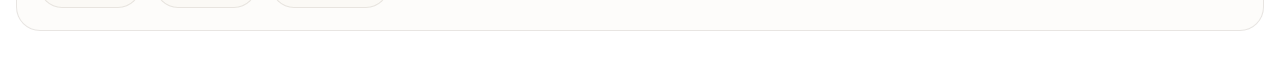
<file: scenes/ningfu-lane.html>
<!DOCTYPE html>
<html lang="zh-CN">
<head>
  <meta charset="UTF-8">
  <meta name="viewport" content="width=device-width, initial-scale=1.0">
  <title>宁府后巷 - 红楼帕语</title>
  <link rel="preconnect" href="https://fonts.googleapis.com">
  <link rel="preconnect" href="https://fonts.gstatic.com" crossorigin>
  <link href="https://fonts.googleapis.com/css2?family=Noto+Serif+SC:wght@400;500;700&display=swap" rel="stylesheet">
  <link rel="stylesheet" href="../styles.css">
</head>
<body class="scene-body" data-scene="ningfu">
  <main class="scene-shell">
    <header class="scene-header">
      <div class="scene-title">
        <p class="scene-meta" data-progress></p>
        <h1>宁府后巷</h1>
      </div>
      <div class="scene-nav">
        <a class="top-link" href="lixiang-corridor.html">上一幕</a>
        <a class="top-link" href="../scene-map.html">场景地图</a>
        <a class="top-link" href="hengwu-room.html">下一幕</a>
      </div>
    </header>

    <section class="scene-layout">
      <aside class="portrait-card left">
        <div class="portrait-visual">
          <img class="portrait-image" src="../assets/portraits/baoyu.png" alt="贾宝玉立绘占位">
        </div>
        <div class="portrait-info">
          <p class="portrait-role" data-left-accent></p>
          <h2>贾宝玉</h2>
          <p>走到这里，他终于意识到，真心若没有保护自己的锋芒，也会被世道轻易碾碎。</p>
        </div>
      </aside>

      <section>
        <article class="content-card story-stage" data-story-stage>
          <div class="story-intro">
            <p class="story-hint" data-story-hint>点击中间区域，剧情会一点一点展开。</p>
            <div class="story-counter" data-story-counter></div>
          </div>

          <div class="story-flow">
            <div class="story-beat story-beat-narration">
              <p>风沙大作，柳枝狂舞。尤三姐一身红衣，倚在斑驳灰墙边，手里拿着素绢，正一点点擦拭鸳鸯剑。</p>
            </div>
            <div class="story-beat story-beat-narration">
              <p>风声呼啸里夹着剑出鞘半寸时的清脆冷响，像一线寒光从空气里划过去。</p>
            </div>
            <div class="story-beat story-beat-dialogue">
              <span class="story-speaker">宝玉</span>
              <p>“三姐，我常听人说，女儿家互赠信物，当选柔和温润之物。”</p>
            </div>
            <div class="story-beat story-beat-dialogue">
              <span class="story-speaker">宝玉</span>
              <p>“玉珮香囊、题诗帕子，都是雅致的。你怎么偏拿着这样煞气重的兵刃？”</p>
            </div>
            <div class="story-beat story-beat-dialogue story-beat-right">
              <span class="story-speaker">尤三姐</span>
              <p>“缠绵？那是你们暖阁里主子们闲说的话。”</p>
            </div>
            <div class="story-beat story-beat-dialogue story-beat-right">
              <span class="story-speaker">尤三姐</span>
              <p>“像我们这样的人，想在这世道里讨一份干干净净的情义，难如登天。”</p>
            </div>
            <div class="story-beat story-beat-dialogue story-beat-right">
              <span class="story-speaker">尤三姐</span>
              <p>“那些温润的玉、软和的帕子，挡得住外头泼来的脏水吗？挡得住男人们嘴里吐出来的浑话吗？”</p>
            </div>
            <div class="story-beat story-beat-dialogue story-beat-right">
              <span class="story-speaker">尤三姐</span>
              <p>“我就算把心挖出来给他们看，他们也会笑着说那血是臭的。”</p>
            </div>
            <div class="story-beat story-beat-dialogue story-beat-right">
              <span class="story-speaker">尤三姐</span>
              <p>“只有这铁打的剑，不会骗人，也不会被他们那套规矩礼教玷污。”</p>
            </div>
            <div class="story-beat story-beat-dialogue story-beat-right">
              <span class="story-speaker">尤三姐</span>
              <p>“真心若没有一层带血的硬壳护着，在这世上是活不下去的。”</p>
            </div>
            <div class="story-beat story-beat-thought">
              <span class="story-speaker">宝玉的心声</span>
              <p>那冰冷的剑光刺穿了我的天真。</p>
            </div>
            <div class="story-beat story-beat-thought">
              <span class="story-speaker">宝玉的心声</span>
              <p>不给承诺，也许并不是深情，而是一种懦弱的逃避。</p>
            </div>
          </div>
        </article>
      </section>

      <aside class="portrait-card right">
        <div class="portrait-visual">
          <img class="portrait-image" src="../assets/portraits/yousanjie.png" alt="尤三姐立绘">
        </div>
        <div class="portrait-info">
          <p class="portrait-role" data-right-accent></p>
          <h2>尤三姐</h2>
          <p>她把信物变成武器，不是无情，而是知道不带锋芒的真心活不下来。</p>
        </div>
      </aside>
    </section>

    <footer class="scene-footer">
      <div class="scene-nav">
        <a class="nav-link" href="lixiang-corridor.html">回梨香院</a>
        <a class="nav-link" href="../scene-map.html">查看地图</a>
        <a class="nav-link" href="hengwu-room.html">前往蘅芜苑</a>
      </div>
    </footer>
  </main>
  <script src="../script.js"></script>
</body>
</html>
</file>
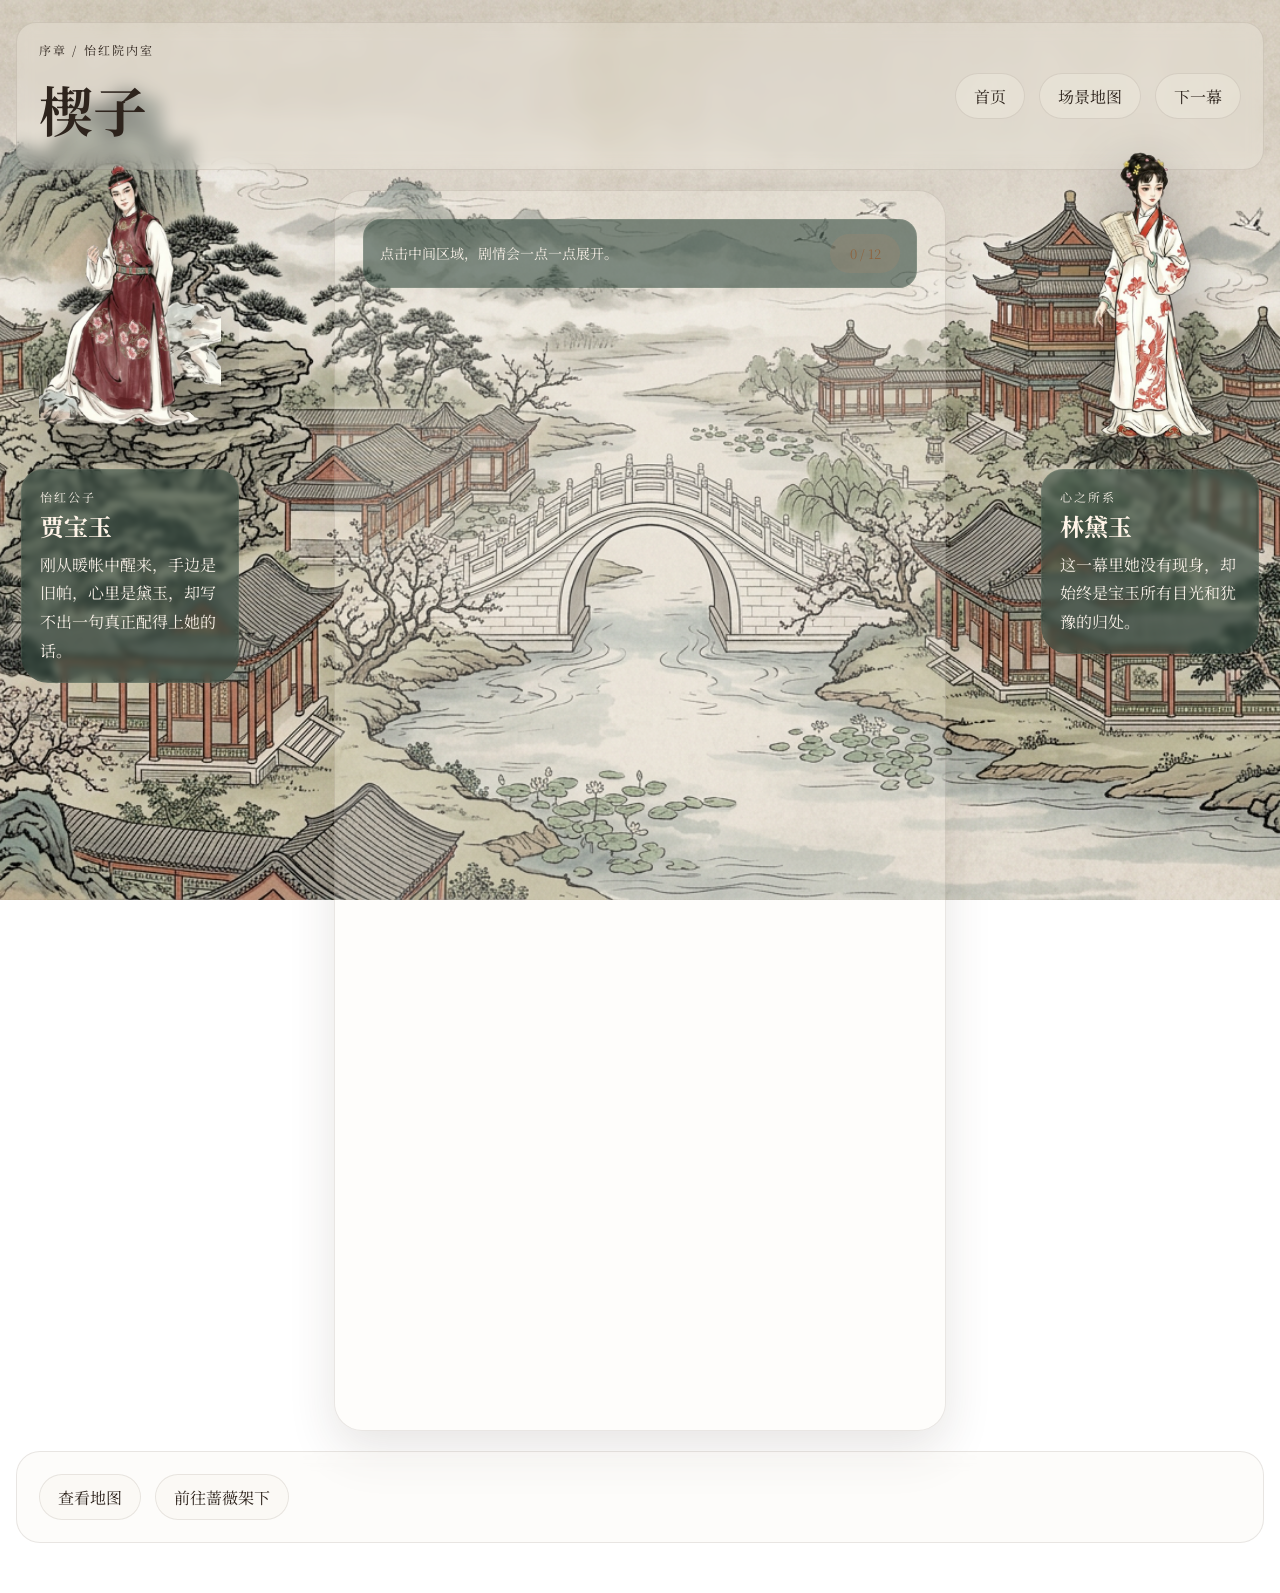
<file: scenes/prologue.html>
<!DOCTYPE html>
<html lang="zh-CN">
<head>
  <meta charset="UTF-8">
  <meta name="viewport" content="width=device-width, initial-scale=1.0">
  <title>楔子 - 红楼帕语</title>
  <link rel="preconnect" href="https://fonts.googleapis.com">
  <link rel="preconnect" href="https://fonts.gstatic.com" crossorigin>
  <link href="https://fonts.googleapis.com/css2?family=Noto+Serif+SC:wght@400;500;700&display=swap" rel="stylesheet">
  <link rel="stylesheet" href="../styles.css">
</head>
<body class="scene-body" data-scene="prologue">
  <main class="scene-shell">
    <header class="scene-header">
      <div class="scene-title">
        <p class="scene-meta" data-progress></p>
        <h1>楔子</h1>
      </div>
      <div class="scene-nav">
        <a class="top-link" href="../index.html">首页</a>
        <a class="top-link" href="../scene-map.html">场景地图</a>
        <a class="top-link" href="yihong-rose.html">下一幕</a>
      </div>
    </header>

    <section class="scene-layout">
      <aside class="portrait-card left">
        <div class="portrait-visual">
          <img class="portrait-image" src="../assets/portraits/baoyu.png" alt="贾宝玉立绘占位">
        </div>
        <div class="portrait-info">
          <p class="portrait-role" data-left-accent></p>
          <h2>贾宝玉</h2>
          <p>刚从暖帐中醒来，手边是旧帕，心里是黛玉，却写不出一句真正配得上她的话。</p>
        </div>
      </aside>

      <section>
        <article class="content-card story-stage" data-story-stage>
          <div class="story-intro">
            <p class="story-hint" data-story-hint>点击中间区域，剧情会一点一点展开。</p>
            <div class="story-counter" data-story-counter></div>
          </div>

          <div class="story-flow">
            <div class="story-beat story-beat-narration">
              <p>淡淡的百合幽香混着沉香余味，一丝一丝渗进你的呼吸。</p>
            </div>
            <div class="story-beat story-beat-narration">
              <p>你睁开眼，目光穿过暖色烟罗软帐，落在紫檀雕花书案上。</p>
            </div>
            <div class="story-beat story-beat-narration">
              <p>你低头看见自己身上那件熟悉的秋香色常服，腰间还坠着触手生温的通灵宝玉。你知道，你是贾宝玉。</p>
            </div>
            <div class="story-beat story-beat-narration">
              <p>书案上墨刚研好，紫毫笔搁在笔架旁。笔墨边静静放着两方半新不旧、洗得柔软妥帖的素绢帕子。</p>
            </div>
            <div class="story-beat story-beat-dialogue">
              <span class="story-speaker">宝玉</span>
              <p>“这两日，她又不知道流了多少眼泪……”</p>
            </div>
            <div class="story-beat story-beat-narration">
              <p>林妹妹总在无人处默默落泪。她在贾府里寄人篱下，有太多委屈无从诉说。</p>
            </div>
            <div class="story-beat story-beat-narration">
              <p>你想去潇湘馆看她，又怕惹她更多感伤；想派人安慰，又觉得那些套话对她太轻太空。</p>
            </div>
            <div class="story-beat story-beat-narration">
              <p>你拿起旧帕，想替她拭去泪痕，告诉她：你的苦，我都知晓。</p>
            </div>
            <div class="story-beat story-beat-thought">
              <span class="story-speaker">宝玉的心声</span>
              <p>可帕子上该写什么？海誓山盟太轻薄，剖白誓言像在自证，规矩雅言又冷得不近人情。</p>
            </div>
            <div class="story-beat story-beat-thought">
              <span class="story-speaker">宝玉的心声</span>
              <p>这笔尖上的字，怎么写，都像落了俗套，配不上她。</p>
            </div>
            <div class="story-beat story-beat-narration">
              <p>于是你把帕子收进袖中，推门走出怡红院，想去园子里看看别人如何安放痴情。</p>
            </div>
            <div class="story-beat story-beat-system">
              <span class="story-speaker">系统提示</span>
              <p>任务已开启：前往大观园探索。</p>
            </div>
          </div>
        </article>
      </section>

      <aside class="portrait-card right">
        <div class="portrait-visual">
          <img class="portrait-image" src="../assets/portraits/daiyu.png" alt="林黛玉立绘">
        </div>
        <div class="portrait-info">
          <p class="portrait-role" data-right-accent></p>
          <h2>林黛玉</h2>
          <p>这一幕里她没有现身，却始终是宝玉所有目光和犹豫的归处。</p>
        </div>
      </aside>
    </section>

    <footer class="scene-footer">
      <div class="scene-nav">
        <a class="nav-link" href="../scene-map.html">查看地图</a>
        <a class="nav-link" href="yihong-rose.html">前往蔷薇架下</a>
      </div>
    </footer>
  </main>
  <script src="../script.js"></script>
</body>
</html>
</file>
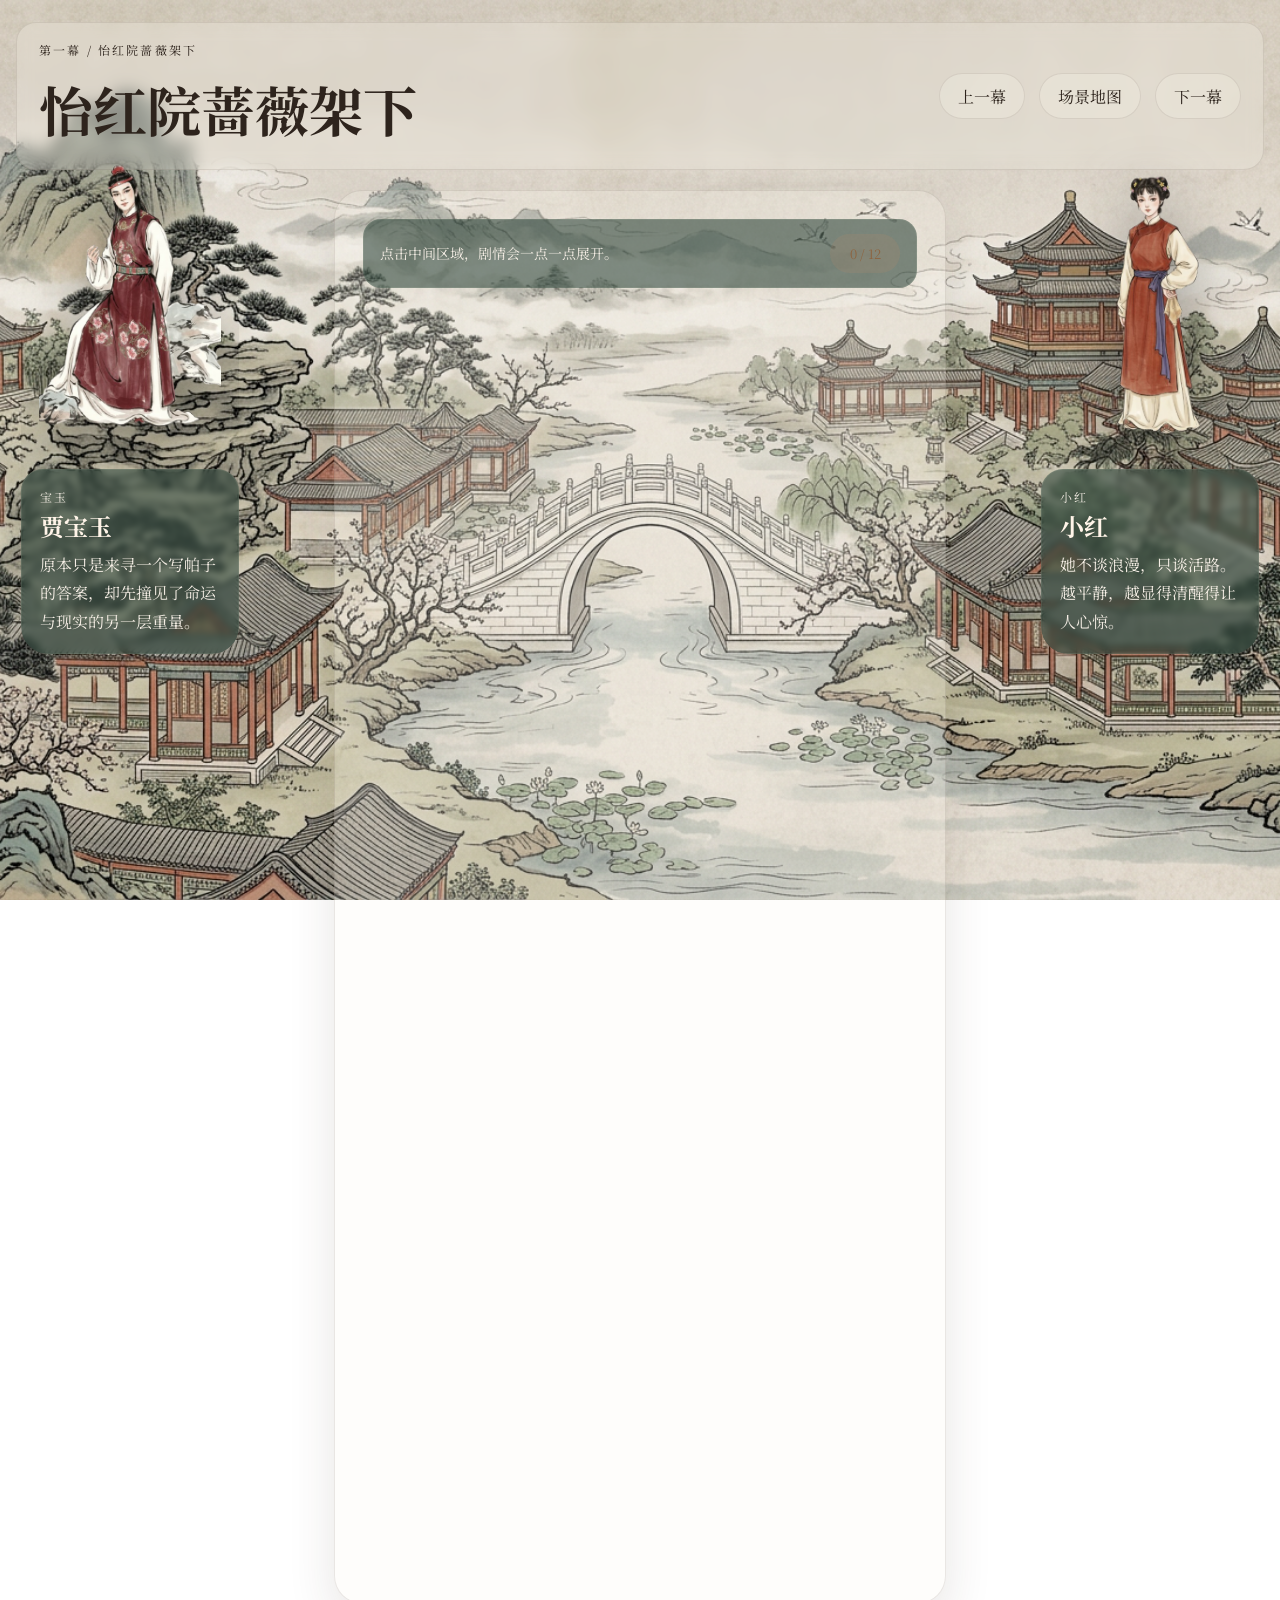
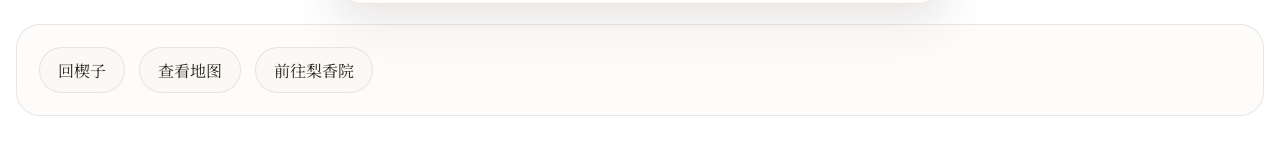
<file: scenes/yihong-rose.html>
<!DOCTYPE html>
<html lang="zh-CN">
<head>
  <meta charset="UTF-8">
  <meta name="viewport" content="width=device-width, initial-scale=1.0">
  <title>怡红院蔷薇架下 - 红楼帕语</title>
  <link rel="preconnect" href="https://fonts.googleapis.com">
  <link rel="preconnect" href="https://fonts.gstatic.com" crossorigin>
  <link href="https://fonts.googleapis.com/css2?family=Noto+Serif+SC:wght@400;500;700&display=swap" rel="stylesheet">
  <link rel="stylesheet" href="../styles.css">
</head>
<body class="scene-body" data-scene="rose">
  <main class="scene-shell">
    <header class="scene-header">
      <div class="scene-title">
        <p class="scene-meta" data-progress></p>
        <h1>怡红院蔷薇架下</h1>
      </div>
      <div class="scene-nav">
        <a class="top-link" href="prologue.html">上一幕</a>
        <a class="top-link" href="../scene-map.html">场景地图</a>
        <a class="top-link" href="lixiang-corridor.html">下一幕</a>
      </div>
    </header>

    <section class="scene-layout">
      <aside class="portrait-card left">
        <div class="portrait-visual">
          <img class="portrait-image" src="../assets/portraits/baoyu.png" alt="贾宝玉立绘占位">
        </div>
        <div class="portrait-info">
          <p class="portrait-role" data-left-accent></p>
          <h2>贾宝玉</h2>
          <p>原本只是来寻一个写帕子的答案，却先撞见了命运与现实的另一层重量。</p>
        </div>
      </aside>

      <section>
        <article class="content-card story-stage" data-story-stage>
          <div class="story-intro">
            <p class="story-hint" data-story-hint>点击中间区域，剧情会一点一点展开。</p>
            <div class="story-counter" data-story-counter></div>
          </div>

          <div class="story-flow">
            <div class="story-beat story-beat-narration">
              <p>残阳如血，蔷薇花架投下铺天盖地的暗影，几片落花黏在湿漉漉的青苔上。</p>
            </div>
            <div class="story-beat story-beat-narration">
              <p>小红坐在石阶上，膝上摊着一方旧帕，正专注地用手指抚平折痕。</p>
            </div>
            <div class="story-beat story-beat-narration">
              <p>远处婆子们催晚饭的声响闹哄哄的，她身边却安静得只剩风过花叶的声音。</p>
            </div>
            <div class="story-beat story-beat-dialogue">
              <span class="story-speaker">宝玉</span>
              <p>“我当是谁在这儿躲清闲。手里拿着什么宝贝，叠了又叠？”</p>
            </div>
            <div class="story-beat story-beat-dialogue">
              <span class="story-speaker">宝玉</span>
              <p>“若是做针线，怎么不拿新的杭绸软烟罗，偏盯着这块起了毛边的旧帕子出神？”</p>
            </div>
            <div class="story-beat story-beat-dialogue story-beat-right">
              <span class="story-speaker">小红</span>
              <p>“不过是家里老娘留的一块旧手巾，拿出来沾沾活气罢了。”</p>
            </div>
            <div class="story-beat story-beat-dialogue story-beat-right">
              <span class="story-speaker">小红</span>
              <p>“二爷看惯了流光溢彩的绸缎，自然觉得新的好。可我们这些地上的草芥，看东西的眼光，终究和主子们不一样。”</p>
            </div>
            <div class="story-beat story-beat-dialogue story-beat-right">
              <span class="story-speaker">小红</span>
              <p>“那些鲜亮东西，是主子高兴时漏下来的恩典。今儿能赏，明儿也能收回。”</p>
            </div>
            <div class="story-beat story-beat-dialogue story-beat-right">
              <span class="story-speaker">小红</span>
              <p>“在这府里，人像水沟里的浮萍，命往哪儿漂，自己做不得主。”</p>
            </div>
            <div class="story-beat story-beat-dialogue story-beat-right">
              <span class="story-speaker">小红</span>
              <p>“我们不图风花雪月，就图个踏实。若真有一件贴身用过的旧物，再留一句准话，那心里才算有个落定的地方。”</p>
            </div>
            <div class="story-beat story-beat-thought">
              <span class="story-speaker">宝玉的心声</span>
              <p>她要的不是知己风雅，而是一个将来能兜底的人。</p>
            </div>
            <div class="story-beat story-beat-thought">
              <span class="story-speaker">宝玉的心声</span>
              <p>林妹妹在这府里又何尝不是没有根基的人？我总说我懂她，却从没想过，她是不是也需要一句摸得着的承诺。</p>
            </div>
          </div>
        </article>
      </section>

      <aside class="portrait-card right">
        <div class="portrait-visual">
          <img class="portrait-image" src="../assets/portraits/xiaohong.png" alt="小红立绘">
        </div>
        <div class="portrait-info">
          <p class="portrait-role" data-right-accent></p>
          <h2>小红</h2>
          <p>她不谈浪漫，只谈活路。越平静，越显得清醒得让人心惊。</p>
        </div>
      </aside>
    </section>

    <footer class="scene-footer">
      <div class="scene-nav">
        <a class="nav-link" href="prologue.html">回楔子</a>
        <a class="nav-link" href="../scene-map.html">查看地图</a>
        <a class="nav-link" href="lixiang-corridor.html">前往梨香院</a>
      </div>
    </footer>
  </main>
  <script src="../script.js"></script>
</body>
</html>
</file>
<file: styles.css>
:root {
  --bg: #130f11;
  --panel: rgba(244, 239, 229, 0.34);
  --panel-soft: rgba(255, 250, 242, 0.18);
  --line: rgba(82, 68, 56, 0.12);
  --text: #2e241d;
  --muted: #5f5043;
  --gold: #8d6541;
  --rose: #8a2f3f;
  --ink: #1f1618;
  --shadow: 0 18px 48px rgba(57, 43, 31, 0.12);
}

* {
  box-sizing: border-box;
}

html {
  scroll-behavior: smooth;
}

body {
  margin: 0;
  min-height: 100vh;
  color: var(--text);
  font-family: "Noto Serif SC", serif;
  background: url("assets/backgrounds/garden-bg.png") center top / cover fixed no-repeat;
}

a {
  color: inherit;
  text-decoration: none;
}

.home-body,
.map-body {
  display: grid;
  place-items: center;
  padding: 32px 18px;
}

.home-shell,
.map-shell {
  width: min(1160px, 100%);
}

.hero-card,
.map-header {
  padding: 36px;
  border: 1px solid var(--line);
  border-radius: 28px;
  background: rgba(247, 242, 233, 0.36);
  box-shadow: var(--shadow);
  backdrop-filter: blur(10px);
}

.eyebrow,
.scene-meta,
.chapter-order,
.portrait-role,
.thought-label {
  color:  var(--text);
  letter-spacing: 0.18em;
  text-transform: uppercase;
  font-size: 12px;
}

h1,
h2,
h3,
p {
  margin-top: 0;
}

.hero-card h1,
.map-header h1 {
  margin-bottom: 12px;
  font-size: clamp(40px, 7vw, 72px);
  line-height: 1.05;
}

.hero-copy,
.map-header p {
  max-width: 700px;
  display: inline-block;
  padding: 8px 12px;
  border-radius: 14px;
  background: rgba(43, 68, 58, 0.56);
  color: #f5eee5;
  font-size: 18px;
  line-height: 1.9;
}

.hero-actions,
.scene-nav {
  display: flex;
  flex-wrap: wrap;
  gap: 14px;
}

.button,
.nav-link,
.top-link {
  display: inline-flex;
  align-items: center;
  justify-content: center;
  min-height: 46px;
  padding: 0 18px;
  border-radius: 999px;
  border: 1px solid var(--line);
  transition: transform 180ms ease, border-color 180ms ease, background 180ms ease;
}

.button:hover,
.nav-link:hover,
.top-link:hover,
.chapter-card:hover,
.map-item:hover {
  transform: translateY(-2px);
  border-color: rgba(217, 171, 115, 0.65);
}

.button-primary {
  background: linear-gradient(135deg, rgba(185, 126, 86, 0.9), rgba(138, 47, 63, 0.86));
  color: #fff7f0;
}

.button-secondary,
.nav-link,
.top-link {
  background: rgba(247, 242, 233, 0.28);
}

.chapter-grid,
.map-list {
  display: grid;
  gap: 20px;
  margin-top: 24px;
}

.chapter-grid {
  grid-template-columns: repeat(auto-fit, minmax(220px, 1fr));
}

.chapter-card,
.map-item {
  border: 1px solid var(--line);
  border-radius: 24px;
  background: rgba(247, 242, 233, 0.34);
  box-shadow: var(--shadow);
}

.chapter-card {
  padding: 24px;
}

.chapter-card p,
.map-item span {
  color: #f5eee5;
}

.chapter-card p,
.map-item span,
.map-item strong {
  display: inline-block;
  padding: 6px 10px;
  border-radius: 12px;
  background: rgba(43, 68, 58, 0.52);
  color: #f5eee5;
}

.map-item {
  padding: 24px 28px;
  display: flex;
  justify-content: space-between;
  gap: 20px;
}

.scene-body {
  padding: 22px 16px 50px;
}

.scene-shell {
  width: min(1380px, 100%);
  margin: 0 auto;
}

.scene-header {
  display: flex;
  justify-content: space-between;
  gap: 20px;
  align-items: center;
  margin-bottom: 20px;
  padding: 18px 22px;
  border-radius: 20px;
  background: rgba(247, 242, 233, 0.28);
  border: 1px solid var(--line);
  backdrop-filter: blur(8px);
}

.scene-title h1 {
  margin-bottom: 4px;
  font-size: clamp(28px, 5vw, 54px);
}

.scene-layout {
  display: grid;
  grid-template-columns: minmax(220px, 300px) minmax(0, 1fr) minmax(220px, 300px);
  gap: 18px;
  align-items: start;
}

.left {
  grid-column: 1;
  left: 20px;
}

.scene-layout > section {
  grid-column: 2;
  min-width: 0;
}

.right {
  grid-column: 3;
  right: 20px;
}

.portrait-card,
.content-card,
.thought-card,
.notes-card {
  border: 1px solid var(--line);
  border-radius: 28px;
  background: rgba(247, 242, 233, 0.2);
  box-shadow: var(--shadow);
  overflow: hidden;
}

.portrait-card {
  position: fixed;
  top: 40px;
  width: 220px;
  border-color: transparent;
  background: transparent;
  box-shadow: none;
  backdrop-filter: none;
}

.portrait-visual {
  min-height: 420px;
  display: flex;
  align-items: flex-end;
  justify-content: center;
  padding: 18px;
  background: transparent;
}

.portrait-image {
  display: block;
  width: min(100%, 240px);
  height: auto;
  filter: drop-shadow(0 18px 30px rgba(0, 0, 0, 0.35));
}

.portrait-info {
  margin-top: 8px;
  padding: 16px 18px;
  border-radius: 22px;
  background: rgba(43, 68, 58, 0.58);
  border: 1px solid rgba(255, 244, 229, 0.08);
  backdrop-filter: blur(3px);
}

.portrait-info h2 {
  margin-bottom: 8px;
  color: #fff4e8;
}

.portrait-info p {
  margin-bottom: 0;
  color: #f5eee5;
  line-height: 1.8;
}

.content-card {
  padding: 28px;
  grid-column: 2;
}

.scene-copy p,
.speech p,
.thought-card p,
.notes-card li {
  line-height: 1.95;
  font-size: 17px;
}

.speech {
  margin-top: 26px;
  padding-top: 22px;
  border-top: 1px solid rgba(255, 230, 204, 0.12);
}

.speech h3 {
  margin-bottom: 12px;
  font-size: 22px;
}

.speech p + p,
.scene-copy p + p {
  margin-top: 14px;
}

.thought-card,
.notes-card {
  margin-top: 18px;
  padding: 24px 28px;
}

.notes-card ul {
  margin: 0;
  padding-left: 22px;
  color: var(--muted);
}

.scene-footer {
  margin-top: 20px;
  padding: 22px;
  border-radius: 24px;
  background: rgba(247, 242, 233, 0.24);
  border: 1px solid var(--line);
  backdrop-filter: blur(8px);
}

.choice-body {
  padding: 24px 16px 56px;
}

.choice-shell {
  width: min(1180px, 100%);
  margin: 0 auto;
}

.choice-card,
.ending-card {
  border: 1px solid var(--line);
  border-radius: 28px;
  background: rgba(247, 242, 233, 0.24);
  box-shadow: var(--shadow);
}

.choice-card {
  padding: 30px;
}

.choice-countdown {
  display: inline-flex;
  align-items: center;
  gap: 10px;
  margin: 12px 0 20px;
  padding: 10px 14px;
  border-radius: 999px;
  background: rgba(43, 68, 58, 0.66);
  color: #f5eee5;
  font-size: 14px;
}

.choice-copy {
  display: inline-block;
  padding: 10px 12px;
  border-radius: 14px;
  background: rgba(43, 68, 58, 0.56);
  color: #f5eee5;
  font-size: 17px;
  line-height: 1.9;
}

.choice-grid {
  display: grid;
  gap: 16px;
  margin-top: 24px;
}

.choice-option {
  display: block;
  padding: 20px 22px;
  border-radius: 22px;
  border: 1px solid rgba(255, 244, 229, 0.08);
  background:
    linear-gradient(180deg, rgba(56, 85, 72, 0.72), rgba(43, 68, 58, 0.6)),
    rgba(43, 68, 58, 0.56);
  transition: transform 180ms ease, border-color 180ms ease, background 180ms ease;
}

.choice-option:hover {
  transform: translateY(-2px);
  border-color: rgba(217, 171, 115, 0.65);
}

.choice-option h3,
.ending-card h2 {
  margin-bottom: 8px;
  color: #fff7ef;
}

.choice-option p,
.ending-card p {
  margin-bottom: 0;
  color: #f5eee5;
  line-height: 1.85;
}

.ending-layout {
  display: grid;
  gap: 20px;
}

.ending-card {
  padding: 28px;
  background: rgba(43, 68, 58, 0.58);
  border: 1px solid rgba(255, 244, 229, 0.08);
}

.ending-tag {
  display: inline-block;
  margin-bottom: 10px;
  color: #ffe9cf;
  font-size: 12px;
  letter-spacing: 0.18em;
  text-transform: uppercase;
}

.ending-quote {
  margin-top: 16px;
  padding: 16px 18px;
  border-radius: 18px;
  border-left: 3px solid rgba(217, 171, 115, 0.52);
  background: rgba(39, 60, 52, 0.76);
}

.ending-quote p {
  color: #fff7ef;
}

.story-stage {
  position: relative;
  cursor: pointer;
}

.story-intro {
  display: flex;
  justify-content: space-between;
  gap: 16px;
  align-items: center;
  margin-bottom: 18px;
  padding: 14px 16px;
  border-radius: 18px;
  border: 1px solid rgba(255, 244, 229, 0.08);
  background: rgba(43, 68, 58, 0.58);
}

.story-hint {
  margin: 0;
  color: #f5eee5;
  font-size: 14px;
  line-height: 1.7;
}

.story-counter {
  flex: 0 0 auto;
  min-width: 70px;
  padding: 10px 12px;
  border-radius: 999px;
  background: rgba(175, 139, 105, 0.22);
  text-align: center;
  color: var(--gold);
  font-size: 13px;
}

.story-flow {
  display: grid;
  gap: 14px;
}

.story-beat {
  opacity: 0;
  transform: translateY(12px) scale(0.985);
  pointer-events: none;
  transition: opacity 220ms ease, transform 220ms ease;
  padding: 16px 18px;
  border-radius: 20px;
  border: 1px solid rgba(255, 244, 229, 0.08);
  background:
    linear-gradient(180deg, rgba(56, 85, 72, 0.72), rgba(43, 68, 58, 0.6)),
    rgba(43, 68, 58, 0.56);
}

.story-beat.is-visible {
  opacity: 1;
  transform: translateY(0) scale(1);
  pointer-events: auto;
}

.story-beat p {
  margin: 0;
  color: #f5eee5;
}

.story-beat-narration {
  border-left: 3px solid rgba(141, 101, 65, 0.22);
  text-align: center;
}

.story-beat-dialogue {
  border-left: 3px solid rgba(141, 101, 65, 0.16);
}

.story-beat-right {
  margin-left: auto;
  border-left: none;
  border-right: 3px solid rgba(141, 101, 65, 0.16);
  text-align: right;
}

.story-beat-thought {
  border-left: 3px solid rgba(138, 47, 63, 0.28);
  background:
    linear-gradient(180deg, rgba(86, 51, 72, 0.2), rgba(43, 68, 58, 0.14)),
    rgba(43, 68, 58, 0.56);
}

.story-speaker {
  display: inline-block;
  margin-bottom: 8px;
  color: #fff4e8;
  font-size: 13px;
  letter-spacing: 0.08em;
}

.story-beat-right .story-speaker {
  text-align: right;
}

.story-beat-system {
  border-left: 3px solid rgba(92, 119, 102, 0.28);
}

.story-stage.is-final-fading .story-intro,
.story-stage.is-final-fading .story-beat.is-visible:not(.story-beat-final) {
  opacity: 0;
  transform: translateY(-10px) scale(0.985);
  transition: opacity 700ms ease, transform 700ms ease;
}

.story-stage.is-final-fading .story-flow {
  min-height: 420px;
}

.story-beat-final {
  position: relative;
  z-index: 2;
}

.story-stage.is-final-fading .story-beat-final {
  margin-top: 48px;
  border-left: none;
  text-align: center;
  background:
    radial-gradient(circle at top, rgba(255, 245, 228, 0.14), transparent 45%),
    linear-gradient(180deg, rgba(69, 100, 85, 0.8), rgba(43, 68, 58, 0.72)),
    rgba(43, 68, 58, 0.68);
  box-shadow: 0 20px 50px rgba(57, 43, 31, 0.18);
}


@media (max-width: 1080px) {
  .scene-layout {
    grid-template-columns: 1fr;
  }

  .portrait-card {
    position: static;
  }

  .portrait-visual {
    min-height: 300px;
  }
}

@media (max-width: 640px) {
  .hero-card,
  .map-header,
  .content-card,
  .thought-card,
  .notes-card,
  .portrait-info {
    padding: 22px;
  }

  .scene-header {
    flex-direction: column;
    align-items: flex-start;
  }

  .map-item {
    flex-direction: column;
  }

  .story-intro {
    flex-direction: column;
    align-items: flex-start;
  }
}
</file>
